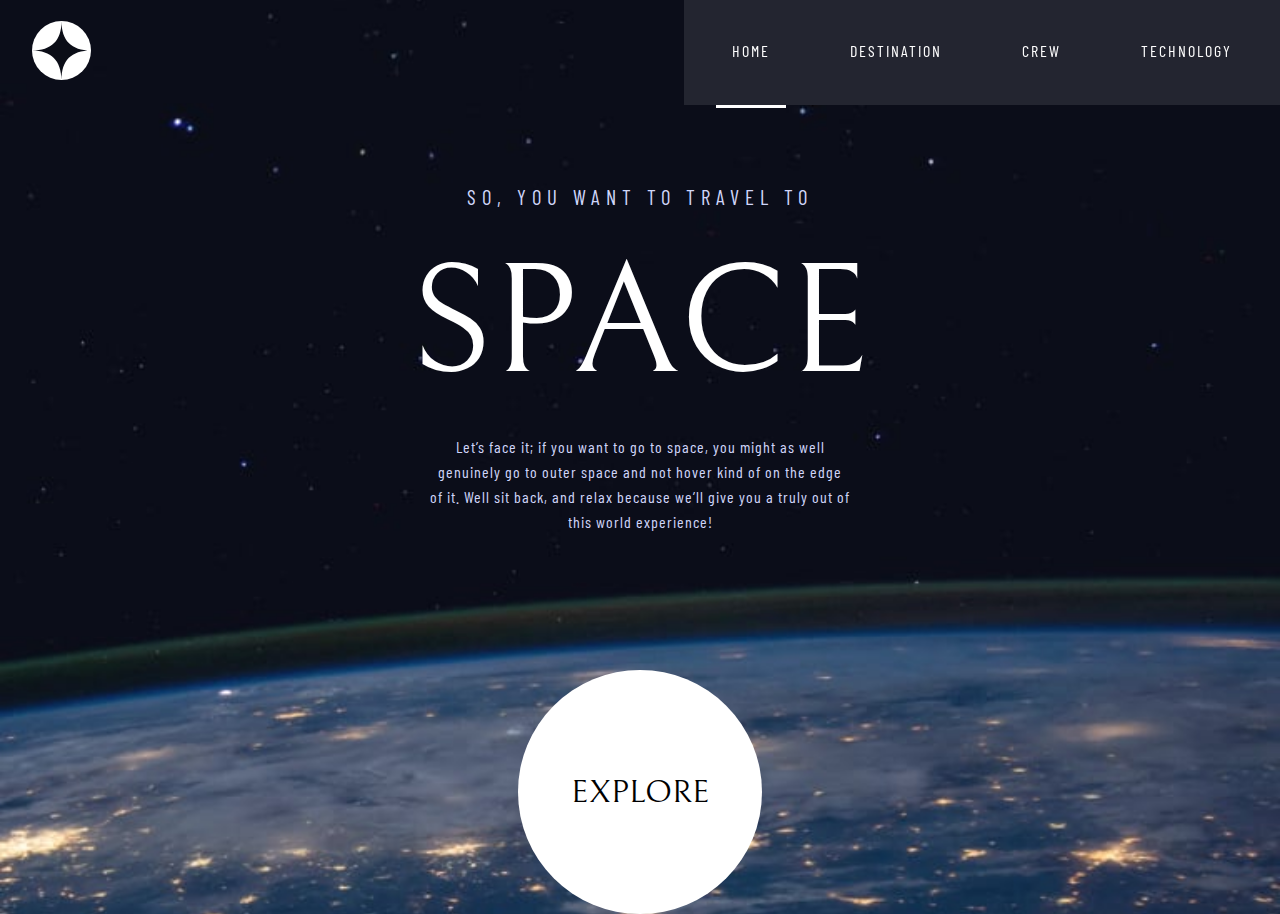
<file: index.html>
<!DOCTYPE html>
<html lang="en">
	<head>
		<meta charset="UTF-8">
		<meta name="viewport" content="width=device-width, initial-scale=1.0">
		<link rel="icon" type="image/png" sizes="32x32" href="./assets/favicon-32x32.png">
		<link rel="preconnect" href="https://fonts.googleapis.com">
		<link rel="preconnect" href="https://fonts.gstatic.com" crossorigin>
		<link href="https://fonts.googleapis.com/css2?family=Barlow+Condensed:wght@400;700&family=Bellefair&display=swap" rel="stylesheet">
		<link rel="stylesheet" href="css/main.css">
		<title>Space tourism website</title>
	</head>
	<body class="home">
		<header>
			<a href="index.html"><img class="logo" src="images/shared/logo.svg" alt="Logo Shape"></a>
			<button class="mobile-nav-toggle" aria-controls="main-nav" aria-expanded="false">
				<span class="sr-only">Menu</span>
			</button>
			<nav class="main-nav-wrapper">
				<ul id="main-nav"class="main-nav" data-visible="false">
					<li class="main-nav__item active mb-active underlines">
						<a class="main-nav__link" href=""><b aria-hidden="true">00</b>HOME</a>
					</li>
					<li class="main-nav__item underlines">
						<a class="main-nav__link" href="html/destination/destination-moon.html"><b aria-hidden="true">01</b>DESTINATION</a>
					</li>
					<li class="main-nav__item underlines">
						<a class="main-nav__link" href="html/crew/crew-commander.html"><b aria-hidden="true">02</b>CREW</a>
					</li>
					<li class="main-nav__item underlines">
						<a class="main-nav__link" href="html/technology/technology-vehicle.html" aria-hidden="true"><b>03</b>TECHNOLOGY</a>
					</li>
				</ul>
			</nav>
		</header>
		<main class="homepage">
			<div class="homepage__inner">
				<h4 class="homepage__sub-header">SO, YOU WANT TO TRAVEL TO</h4>
				<h1 class="homepage__header">SPACE</h1>
				<p  class="homepage__paragraph">Let’s face it; if you want to go to space, you might as well genuinely go to outer space and not hover kind of on the edge of it. Well sit back, and relax because we’ll give you a truly out of this world experience!</p>
			</div>
			<a class="explore-button" href="html/destination/destination-moon.html">EXPLORE</a>
		</main>
		<script src="script.js"></script>
	</body>
</html>
</file>
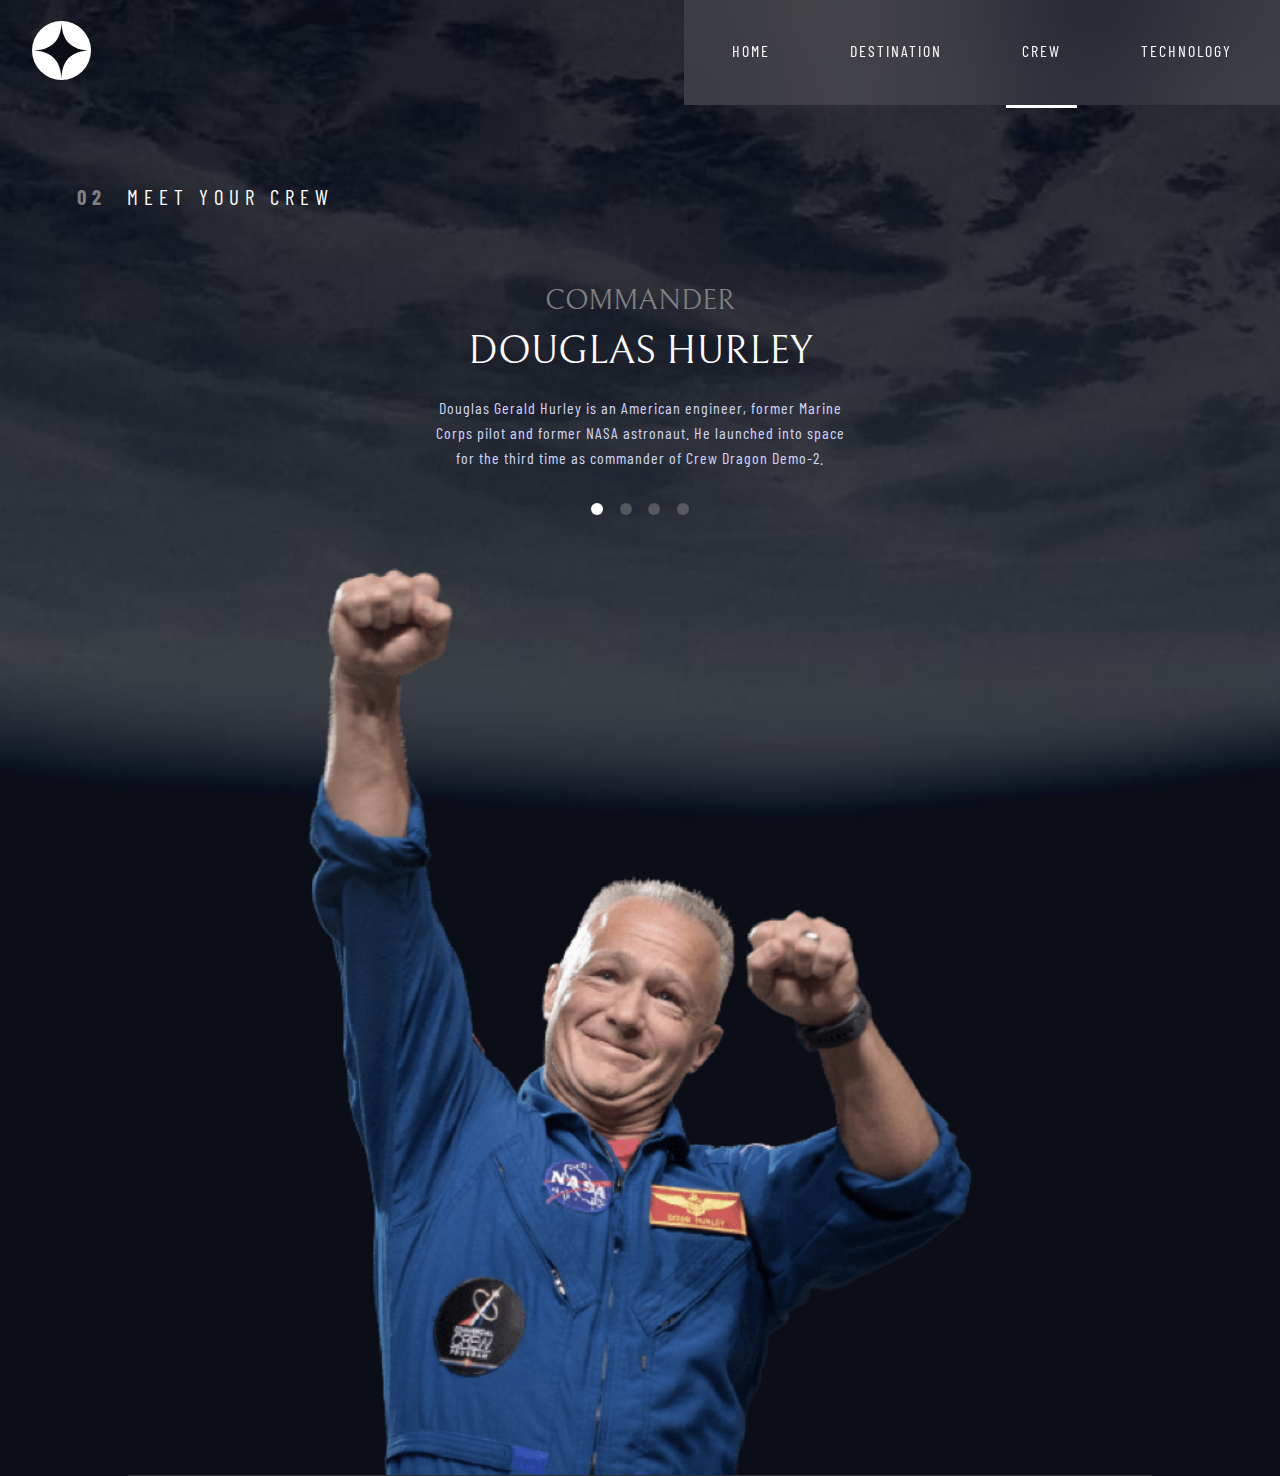
<file: html/crew/crew-commander.html>
<!DOCTYPE html>
<html lang="en">
	<head>
		<meta charset="UTF-8">
		<meta name="viewport" content="width=device-width, initial-scale=1.0">
		<link rel="icon" type="image/png" sizes="32x32" href="./assets/favicon-32x32.png">
		<link rel="preconnect" href="https://fonts.googleapis.com">
		<link rel="preconnect" href="https://fonts.gstatic.com" crossorigin>
		<link href="https://fonts.googleapis.com/css2?family=Barlow+Condensed:wght@400;700&family=Bellefair&display=swap" rel="stylesheet">
		<link rel="stylesheet" href="../../css/main.css">
		<title>Space tourism website</title>
	</head>
	<body class="crew">
		<header>
			<a href="../../index.html"><img class="logo" src="../../images/shared/logo.svg" alt="Logo Shape"></a>
			<button class="mobile-nav-toggle" aria-controls="main-nav" aria-expanded="false">
				<span class="sr-only">Menu</span>
			</button>
			<nav class="main-nav-wrapper">
				<ul id="main-nav"class="main-nav" data-visible="false">
					<li class="main-nav__item underlines">
						<a class="main-nav__link" href="../../index.html"><b aria-hidden="true">00</b>HOME</a>
					</li>
					<li class="main-nav__item underlines">
						<a class="main-nav__link" href="../destination/destination-moon.html"><b aria-hidden="true">01</b>DESTINATION</a>
					</li>
					<li class="main-nav__item active mb-active underlines">
						<a class="main-nav__link" href="../crew/crew-commander.html"><b aria-hidden="true">02</b>CREW</a>
					</li>
					<li class="main-nav__item underlines">
						<a class="main-nav__link" href="../technology/technology-vehicle.html" aria-hidden="true"><b>03</b>TECHNOLOGY</a>
					</li>
				</ul>
			</nav>
		</header>
		<main class="crew-page">
			<div class="intro">
				<h4 class="intro__text"><span class="intro__number">02&nbsp;&nbsp;</span>MEET YOUR CREW</h4>
			</div>
			<div class="crew-section">

				<div class="crew-members">
					<img class="crew-members__image crew-members__image--doug" src="../../images/crew/image-douglas-hurley.png" alt="">
				</div>
				<nav class="nav">
					<ul class="crew-nav">
						<li><a class="crew-nav__link crew-nav__link--active" href="https://example.com"> </a> </li>
						<li><a class="crew-nav__link" href="crew-specialist.html"></a> </li>
						<li><a class="crew-nav__link" href="crew-pilot.html"></a> </li>
						<li><a class="crew-nav__link" href="crew-engineer.html"></a> </li>
					</ul>
				</nav>
				<div class="summary">
					<h6 class="summary__rank">COMMANDER</h6>
					<h3 class="summary__name">DOUGLAS HURLEY</h3>
					<p  class="summary__paragraph">Douglas Gerald Hurley is an American engineer, former Marine Corps pilot and former NASA astronaut. He launched into space for the third time as commander of Crew Dragon Demo-2.</p>
				</div>

			</div>
		</main>
		<script src="../../script.js"></script>
	</body>
</html>
</file>
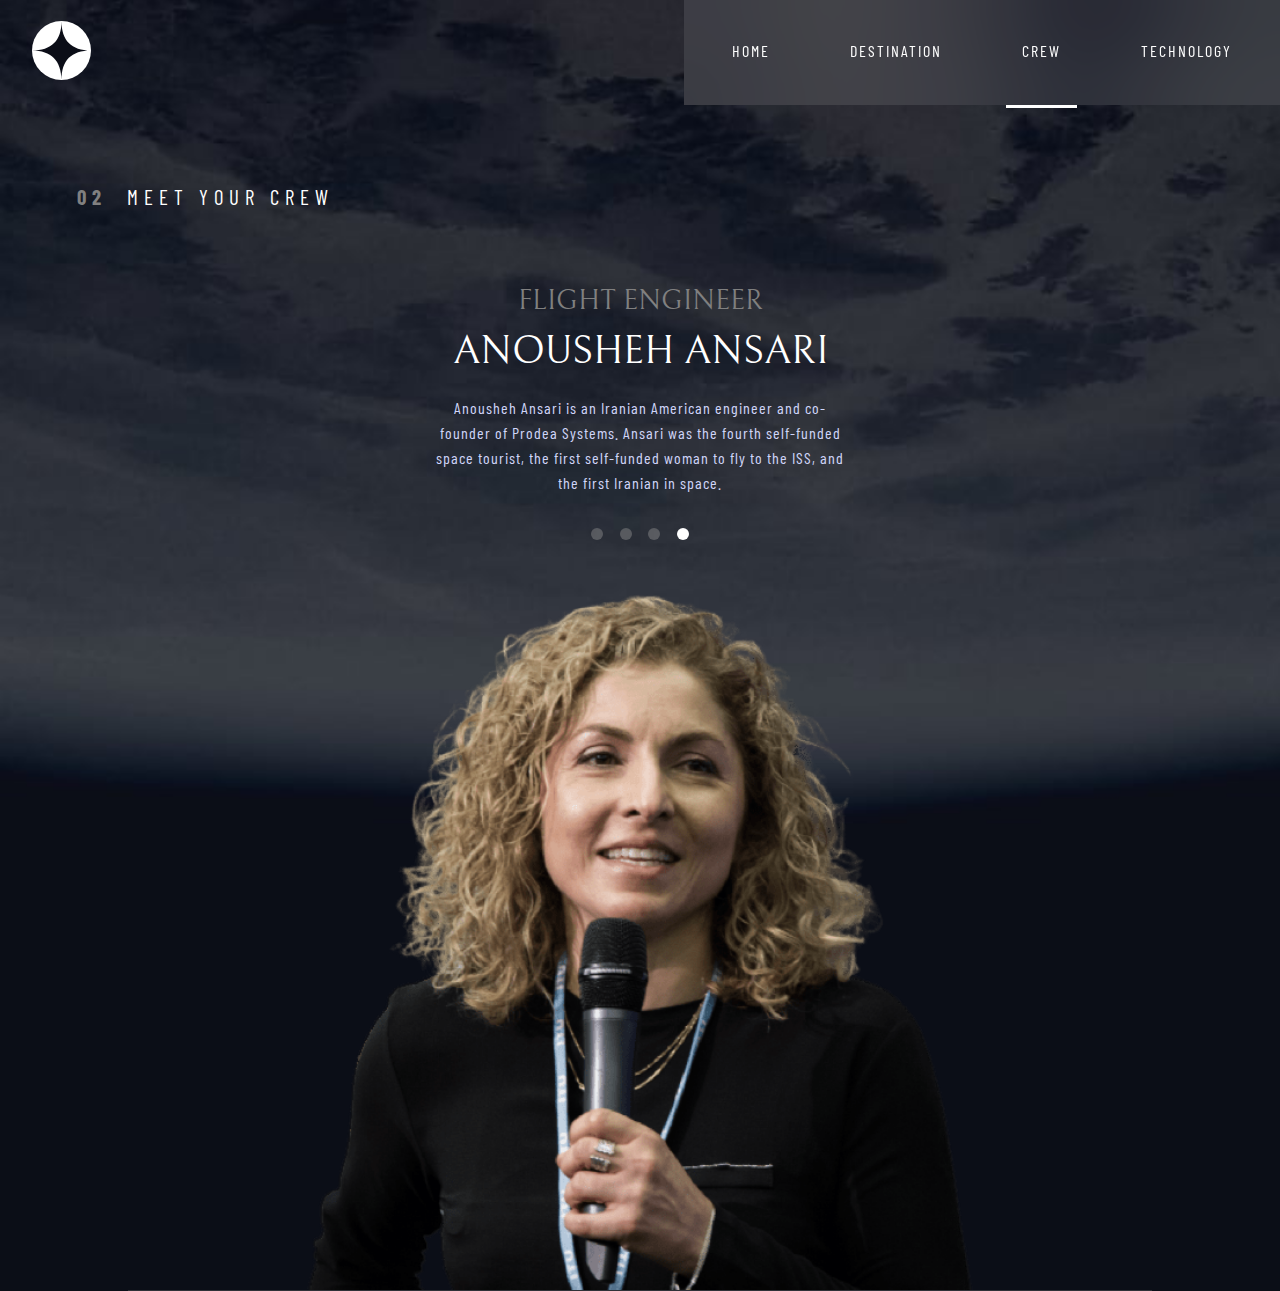
<file: html/crew/crew-engineer.html>
<!DOCTYPE html>
<html lang="en">
	<head>
		<meta charset="UTF-8">
		<meta name="viewport" content="width=device-width, initial-scale=1.0">
		<link rel="icon" type="image/png" sizes="32x32" href="./assets/favicon-32x32.png">
		<link rel="preconnect" href="https://fonts.googleapis.com">
		<link rel="preconnect" href="https://fonts.gstatic.com" crossorigin>
		<link href="https://fonts.googleapis.com/css2?family=Barlow+Condensed:wght@400;700&family=Bellefair&display=swap" rel="stylesheet">
		<link rel="stylesheet" href="../../css/main.css">
		<title>Space tourism website</title>
	</head>
	<body class="crew">
		<header>
			<a href="../../index.html"><img class="logo" src="../../images/shared/logo.svg" alt="Logo Shape"></a>
			<button class="mobile-nav-toggle" aria-controls="main-nav" aria-expanded="false">
				<span class="sr-only">Menu</span>
			</button>
			<nav class="main-nav-wrapper">
				<ul id="main-nav"class="main-nav" data-visible="false">
					<li class="main-nav__item underlines">
						<a class="main-nav__link" href="../../index.html"><b aria-hidden="true">00</b>HOME</a>
					</li>
					<li class="main-nav__item underlines">
						<a class="main-nav__link" href="../destination/destination-moon.html"><b aria-hidden="true">01</b>DESTINATION</a>
					</li>
					<li class="main-nav__item active mb-active underlines">
						<a class="main-nav__link" href="../crew/crew-commander.html"><b aria-hidden="true">02</b>CREW</a>
					</li>
					<li class="main-nav__item underlines">
						<a class="main-nav__link" href="../technology/technology-vehicle.html" aria-hidden="true"><b>03</b>TECHNOLOGY</a>
					</li>
				</ul>
			</nav>
		</header>
		<main class="crew-page">
			<div class="intro">
				<h4 class="intro__text"><span class="intro__number">02&nbsp;&nbsp;</span>MEET YOUR CREW</h4>
			</div>
			<div class="crew-section">

				<div class="crew-members">
					<img class="crew-members__image crew-members__image--anousheh" src="../../images/crew/image-anousheh-ansari.png" alt="">
				</div>

				<nav class="nav">
					<ul class="crew-nav">
						<li><a class="crew-nav__link" href="crew-commander.html"> </a> </li>
						<li><a class="crew-nav__link" href="crew-specialist.html"></a> </li>
						<li><a class="crew-nav__link" href="crew-pilot.html"></a> </li>
						<li><a class="crew-nav__link crew-nav__link--active" href="crew-engineer.html"></a> </li>
					</ul>
				</nav>

				<div class="summary">
					<h6 class="summary__rank">FLIGHT ENGINEER</h6>
					<h3 class="summary__name">ANOUSHEH ANSARI</h3>
					<p  class="summary__paragraph">Anousheh Ansari is an Iranian American engineer and co-founder of Prodea Systems. Ansari was the fourth self-funded space tourist, the first self-funded woman to fly to the ISS, and the first Iranian in space. </p>
				</div>

			</div>
		</main>
		<script src="../../script.js"></script>
	</body>
</html>
</file>
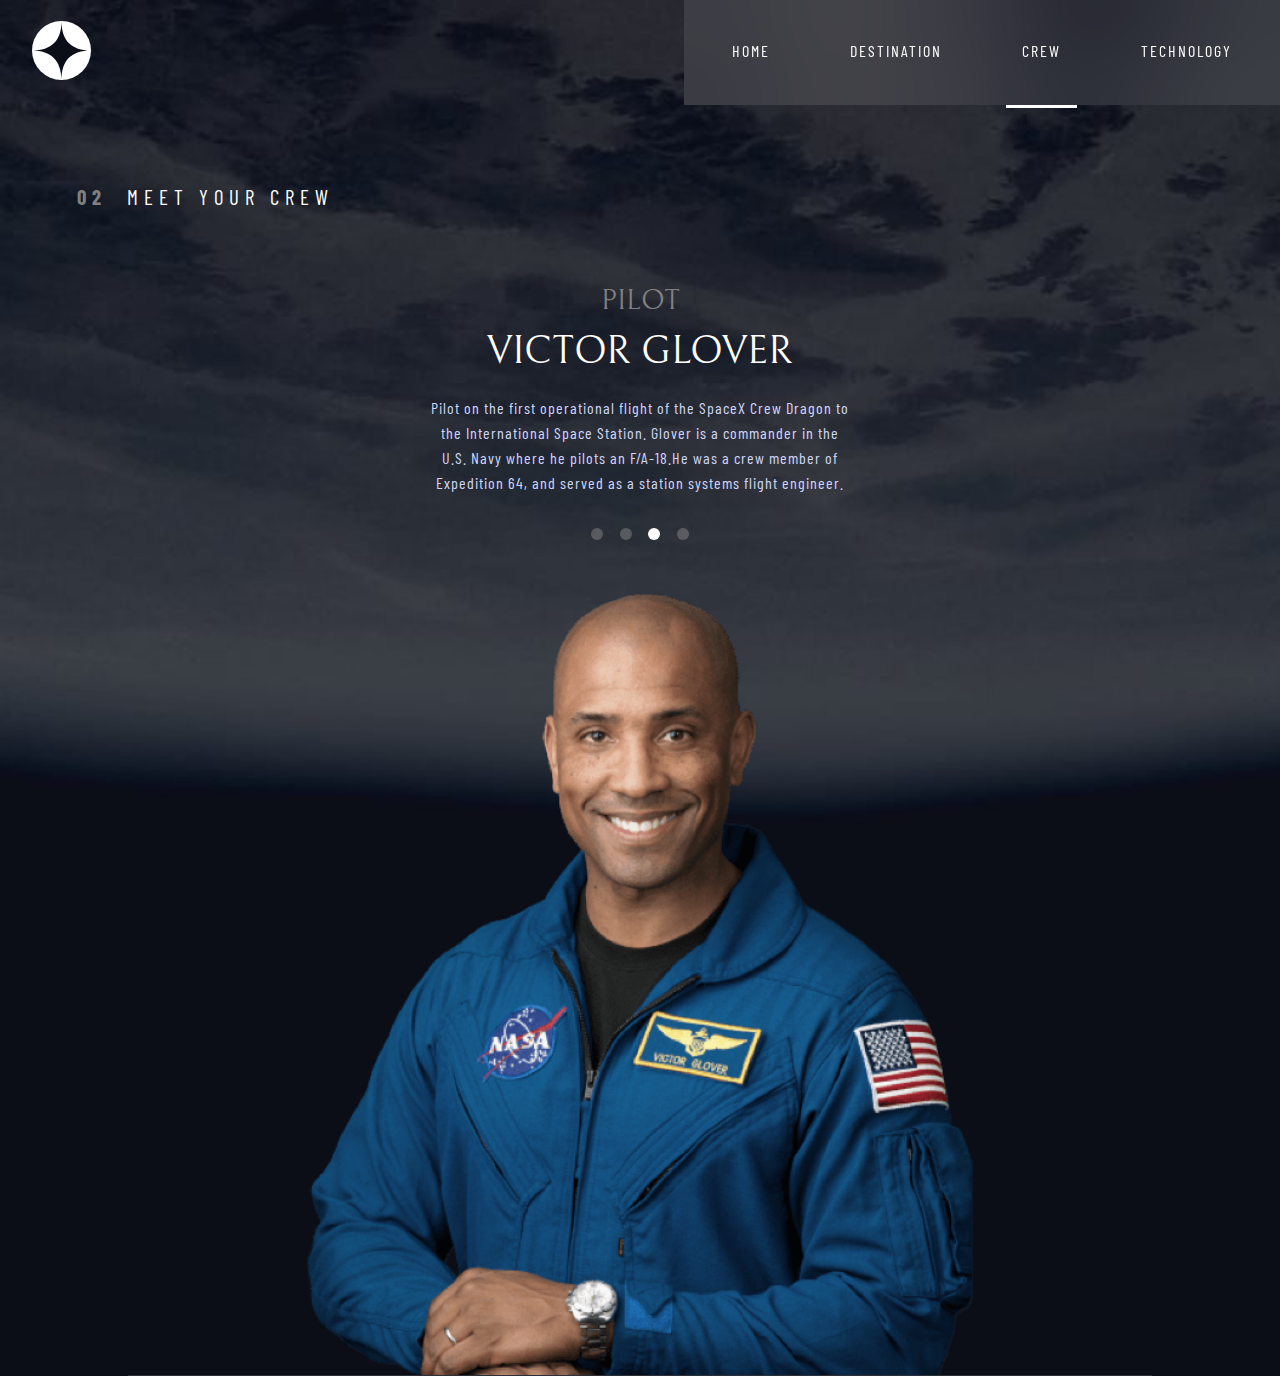
<file: html/crew/crew-pilot.html>
<!DOCTYPE html>
<html lang="en">
	<head>
		<meta charset="UTF-8">
		<meta name="viewport" content="width=device-width, initial-scale=1.0">
		<link rel="icon" type="image/png" sizes="32x32" href="./assets/favicon-32x32.png">
		<link rel="preconnect" href="https://fonts.googleapis.com">
		<link rel="preconnect" href="https://fonts.gstatic.com" crossorigin>
		<link href="https://fonts.googleapis.com/css2?family=Barlow+Condensed:wght@400;700&family=Bellefair&display=swap" rel="stylesheet">
		<link rel="stylesheet" href="../../css/main.css">
		<title>Space tourism website</title>
	</head>
	<body class="crew">
		<header>
			<a href="../../index.html"><img class="logo" src="../../images/shared/logo.svg" alt="Logo Shape"></a>
			<button class="mobile-nav-toggle" aria-controls="main-nav" aria-expanded="false">
				<span class="sr-only">Menu</span>
			</button>
			<nav class="main-nav-wrapper">
				<ul id="main-nav"class="main-nav" data-visible="false">
					<li class="main-nav__item underlines">
						<a class="main-nav__link" href="../../index.html"><b aria-hidden="true">00</b>HOME</a>
					</li>
					<li class="main-nav__item underlines">
						<a class="main-nav__link" href="../destination/destination-moon.html"><b aria-hidden="true">01</b>DESTINATION</a>
					</li>
					<li class="main-nav__item active mb-active underlines">
						<a class="main-nav__link" href="../crew/crew-commander.html"><b aria-hidden="true">02</b>CREW</a>
					</li>
					<li class="main-nav__item underlines">
						<a class="main-nav__link" href="../technology/technology-vehicle.html" aria-hidden="true"><b>03</b>TECHNOLOGY</a>
					</li>
				</ul>
			</nav>
		</header>
		<main class="crew-page">
			<div class="intro">
				<h4 class="intro__text"><span class="intro__number">02&nbsp;&nbsp;</span>MEET YOUR CREW</h4>
			</div>
			<div class="crew-section">

				<div class="crew-members">
					<img class="crew-members__image crew-members__image--victor" src="../../images/crew/image-victor-glover.png" alt="">
				</div>

				<nav class="nav">
					<ul class="crew-nav">
						<li><a class="crew-nav__link" href="crew-commander.html"> </a> </li>
						<li><a class="crew-nav__link" href="crew-specialist.html"></a> </li>
						<li><a class="crew-nav__link crew-nav__link--active" href="crew-pilot.html"></a> </li>
						<li><a class="crew-nav__link" href="crew-engineer.html"></a> </li>
					</ul>
				</nav>

				<div class="summary">
					<h6 class="summary__rank">PILOT</h6>
					<h3 class="summary__name">VICTOR GLOVER</h3>
					<p  class="summary__paragraph">Pilot on the first operational flight of the SpaceX Crew Dragon to the International Space Station. Glover is a commander in the U.S. Navy where he pilots an F/A-18.He was a crew member of Expedition 64, and served as a station systems flight engineer.</p>
				</div>

			</div>
		</main>
		<script src="../../script.js"></script>
	</body>
</html>
</file>
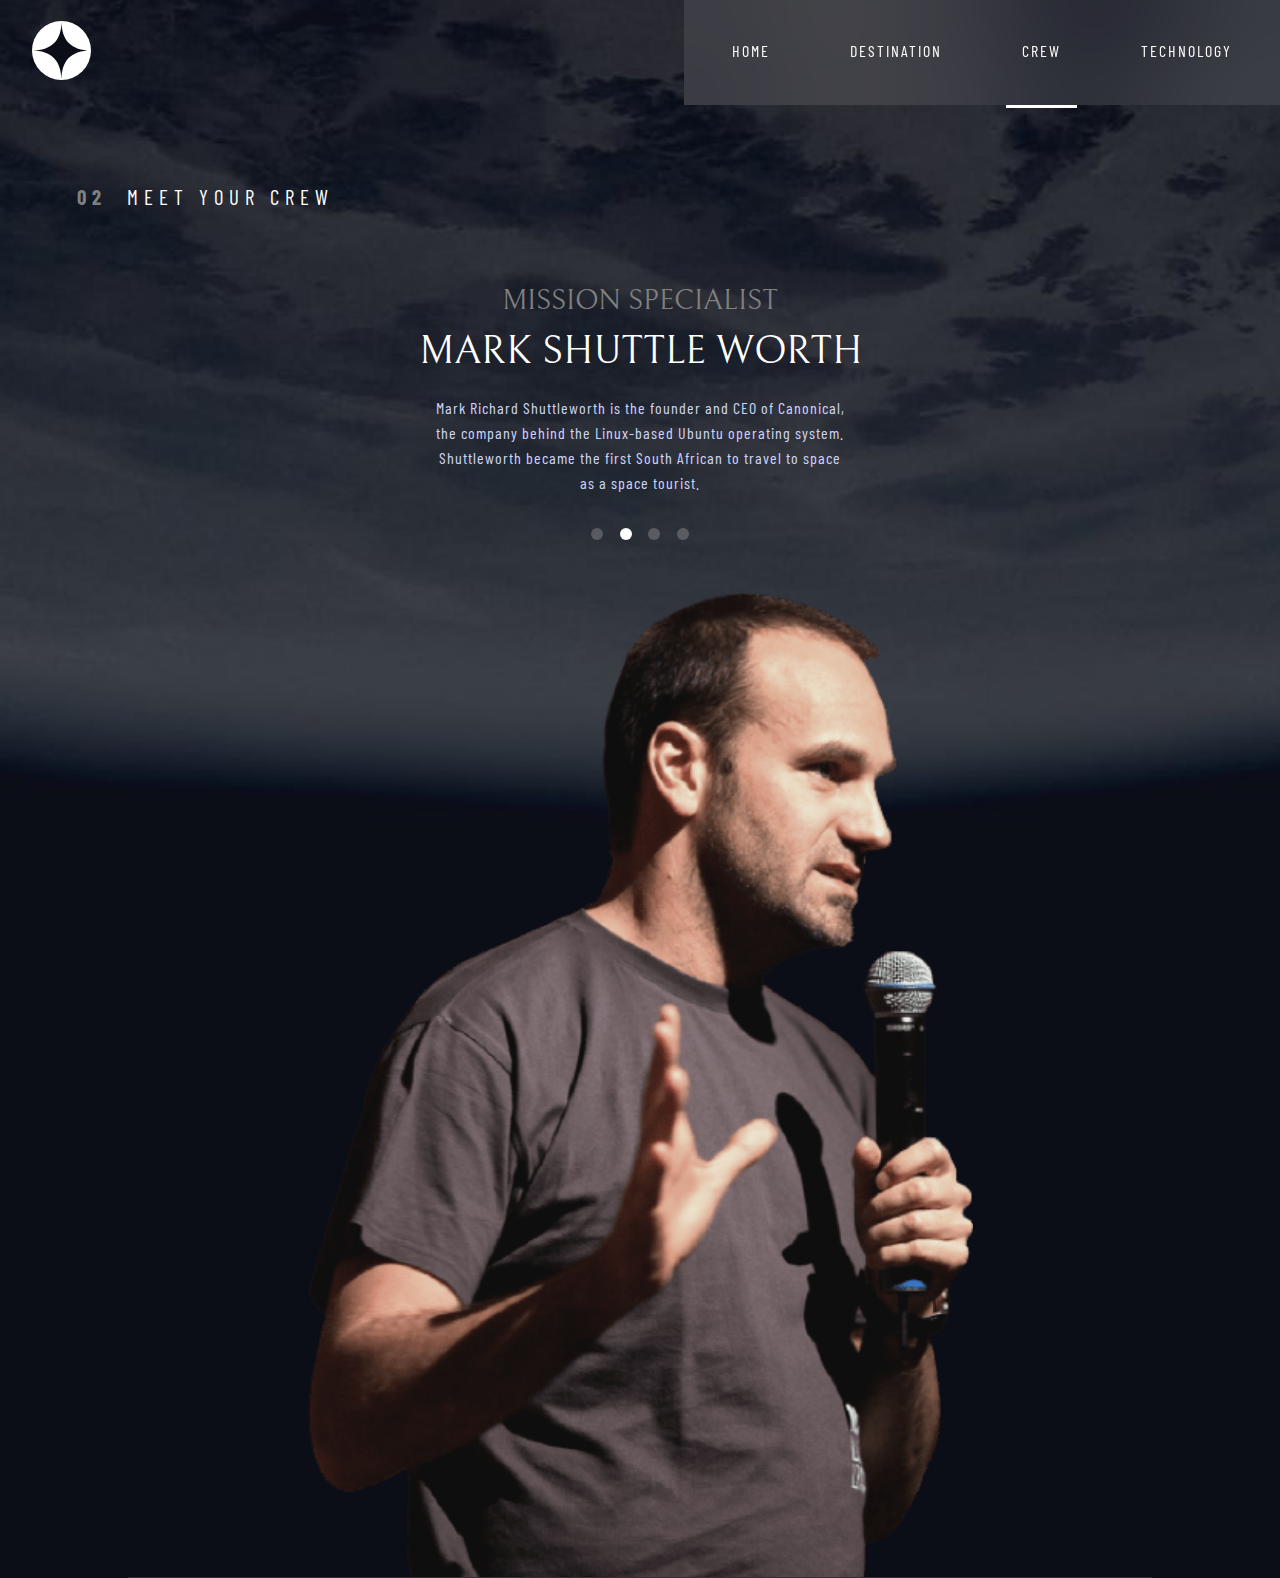
<file: html/crew/crew-specialist.html>
<!DOCTYPE html>
<html lang="en">
	<head>
		<meta charset="UTF-8">
		<meta name="viewport" content="width=device-width, initial-scale=1.0">
		<link rel="icon" type="image/png" sizes="32x32" href="./assets/favicon-32x32.png">
		<link rel="preconnect" href="https://fonts.googleapis.com">
		<link rel="preconnect" href="https://fonts.gstatic.com" crossorigin>
		<link href="https://fonts.googleapis.com/css2?family=Barlow+Condensed:wght@400;700&family=Bellefair&display=swap" rel="stylesheet">
		<link rel="stylesheet" href="../../css/main.css">
		<title>Space tourism website</title>
	</head>
	<body class="crew">
		<header>
			<a href="../../index.html"><img class="logo" src="../../images/shared/logo.svg" alt="Logo Shape"></a>
			<button class="mobile-nav-toggle" aria-controls="main-nav" aria-expanded="false">
				<span class="sr-only">Menu</span>
			</button>
			<nav class="main-nav-wrapper">
				<ul id="main-nav"class="main-nav" data-visible="false">
					<li class="main-nav__item underlines">
						<a class="main-nav__link" href="../../index.html"><b aria-hidden="true">00</b>HOME</a>
					</li>
					<li class="main-nav__item underlines">
						<a class="main-nav__link" href="../destination/destination-moon.html"><b aria-hidden="true">01</b>DESTINATION</a>
					</li>
					<li class="main-nav__item active mb-active underlines">
						<a class="main-nav__link" href="../crew/crew-commander.html"><b aria-hidden="true">02</b>CREW</a>
					</li>
					<li class="main-nav__item underlines">
						<a class="main-nav__link" href="../technology/technology-vehicle.html" aria-hidden="true"><b>03</b>TECHNOLOGY</a>
					</li>
				</ul>
			</nav>
		</header>
		<main class="crew-page">
			<div class="intro">
				<h4 class="intro__text"><span class="intro__number">02&nbsp;&nbsp;</span>MEET YOUR CREW</h4>
			</div>
			<div class="crew-section">

				<div class="crew-members">
					<img class="crew-members__image crew-members__image--mark" src="../../images/crew/image-mark-shuttleworth.png" alt="">
				</div>
				<nav class="nav">
					<ul class="crew-nav">
						<li><a class="crew-nav__link" href="crew-commander.html"> </a> </li>
						<li><a class="crew-nav__link crew-nav__link--active" href="crew-specialist.html"></a> </li>
						<li><a class="crew-nav__link" href="crew-pilot.html"></a> </li>
						<li><a class="crew-nav__link" href="crew-engineer.html"></a> </li>
					</ul>
				</nav>
				<div class="summary">
					<h6 class="summary__rank">MISSION SPECIALIST</h6>
					<h3 class="summary__name">MARK SHUTTLE WORTH</h3>
					<p  class="summary__paragraph">Mark Richard Shuttleworth is the founder and CEO of Canonical, the company behind the Linux-based Ubuntu operating system. Shuttleworth became the first South African to travel to space as a space tourist.</p>
				</div>

			</div>
		</main>
		<script src="../../script.js"></script>
	</body>
</html>
</file>
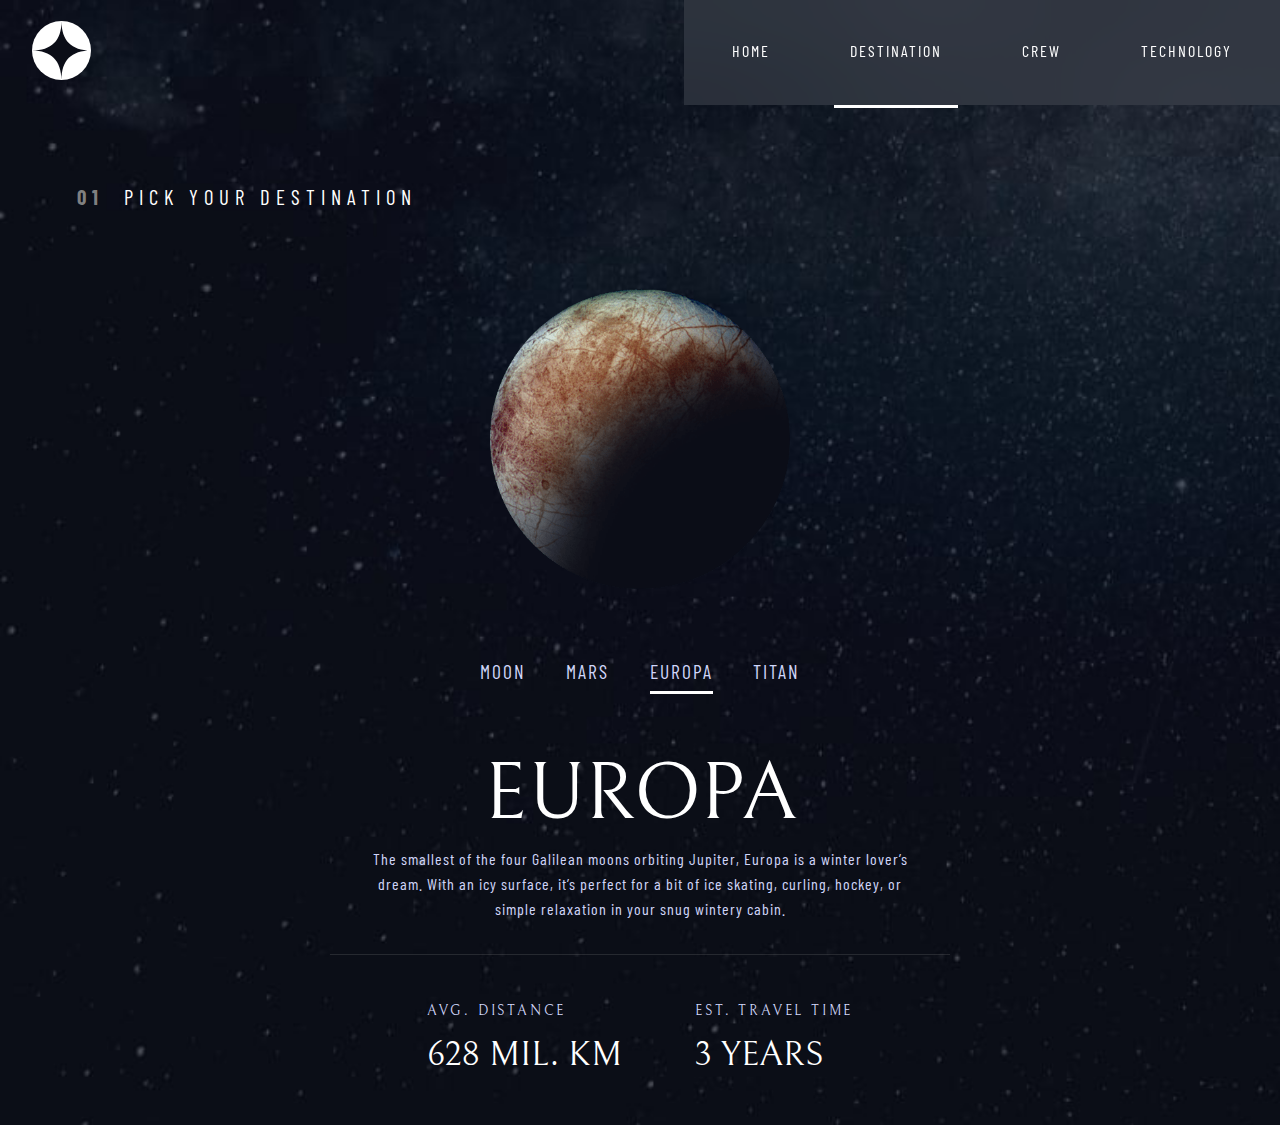
<file: html/destination/destination-europa.html>
<!DOCTYPE html>
<html lang="en">
	<head>
		<meta charset="UTF-8">
		<meta name="viewport" content="width=device-width, initial-scale=1.0">
		<link rel="icon" type="image/png" sizes="32x32" href="./assets/favicon-32x32.png">
		<link rel="preconnect" href="https://fonts.googleapis.com">
		<link rel="preconnect" href="https://fonts.gstatic.com" crossorigin>
		<link href="https://fonts.googleapis.com/css2?family=Barlow+Condensed&family=Bellefair&display=swap" rel="stylesheet">
		<link rel="stylesheet" href="../../css/main.css">
		<title>Frontend Mentor | Space tourism website</title>
	</head>
	<body class="destination">
		<header>
			<a href="../../index.html"><img class="logo" src="../../images/shared/logo.svg" alt="Logo Shape"></a>
			<button class="mobile-nav-toggle" aria-controls="main-nav" aria-expanded="false">
				<span class="sr-only">Menu</span>
			</button>
			<nav class="main-nav-wrapper">
				<ul id="main-nav"class="main-nav" data-visible="false">
					<li class="main-nav__item underlines">
						<a class="main-nav__link" href="../../index.html"><b aria-hidden="true">00</b>HOME</a>
					</li>
					<li class="main-nav__item active mb-active underlines">
						<a class="main-nav__link" href="../destination/destination-moon.html"><b aria-hidden="true">01</b>DESTINATION</a>
					</li>
					<li class="main-nav__item underlines">
						<a class="main-nav__link" href="../crew/crew-commander.html"><b aria-hidden="true">02</b>CREW</a>
					</li>
					<li class="main-nav__item underlines">
						<a class="main-nav__link" href="../technology/technology-vehicle.html" aria-hidden="true"><b>03</b>TECHNOLOGY</a>
					</li>
				</ul>
			</nav>
		</header>
		<main>
			<div class="intro">
				<h4 class="intro__text"><span class="intro__number">01&nbsp;&nbsp;</span>PICK YOUR DESTINATION</h4>
			</div>
			<div class="destination-page">
				<img class="planet" src="../../images/destination/image-europa.png" alt="Jupiter's moon Europa">
				<div class="destination-page__inner">
					<nav >
						<ul class="destination-nav">
							<li class="d-underlines"><a href="destination-moon.html">MOON</a></li>
							<li class="d-underlines"><a href="destination-mars.html">MARS</a></li>
							<li class="d-underlines  d-active"><a href="destination-europa.html">EUROPA</a></li>
							<li class="d-underlines"><a href="destination-titan.html">TITAN</a></li>
						</ul>
					</nav>
					<section class="travel-description">
						<h1 class="travel-description__header">EUROPA</h1>
						<p class="travel-description__text">The smallest of the four Galilean moons orbiting Jupiter, Europa is a winter lover’s dream. With an icy surface, it’s perfect for a bit of ice skating, curling, hockey, or simple relaxation in your snug wintery cabin.</p>
					</section>
					<hr>
					<section class="time-distance">
						<div>
							<h5 class="time-distance__distance">AVG. DISTANCE</h5>
							<h2 class="time-distance__km">628 MIL. KM</h2>
						</div>

						<div>
							<h5 class="time-distance__time">EST. TRAVEL TIME</h5>
							<h2 class="time-distance__length">3 YEARS</h2>
						</div>
					</section>
				</div>
			</div>
		</main>
		<script src="../../script.js"></script>
	</body>
</html>
</file>
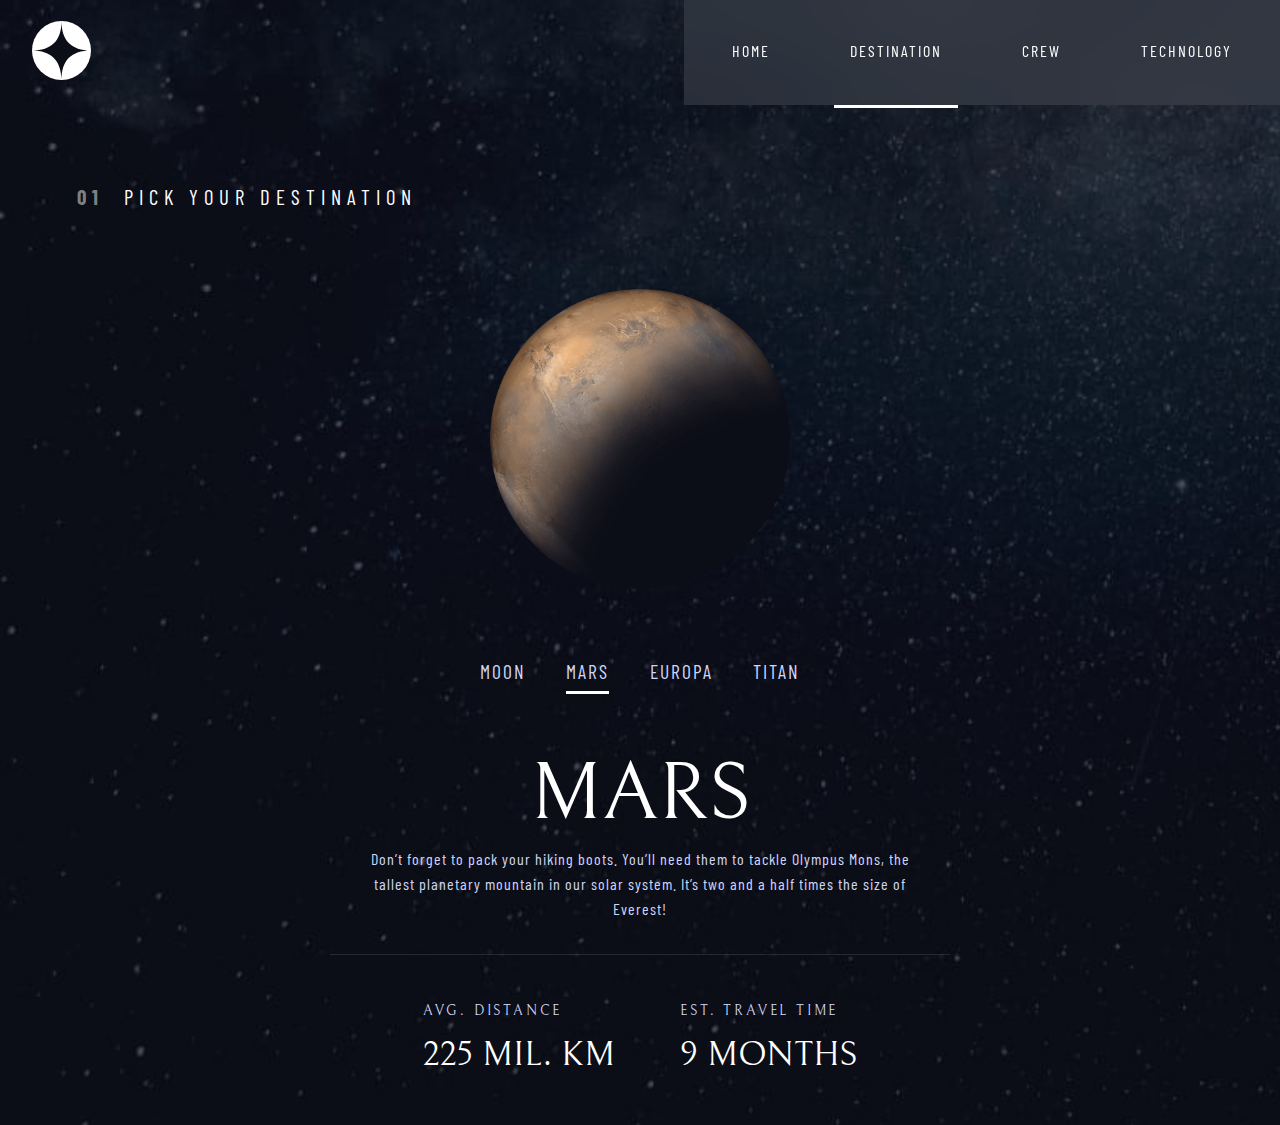
<file: html/destination/destination-mars.html>
<!DOCTYPE html>
<html lang="en">
	<head>
		<meta charset="UTF-8">
		<meta name="viewport" content="width=device-width, initial-scale=1.0">
		<link rel="icon" type="image/png" sizes="32x32" href="./assets/favicon-32x32.png">
		<link rel="preconnect" href="https://fonts.googleapis.com">
		<link rel="preconnect" href="https://fonts.gstatic.com" crossorigin>
		<link href="https://fonts.googleapis.com/css2?family=Barlow+Condensed&family=Bellefair&display=swap" rel="stylesheet">
		<link rel="stylesheet" href="../../css/main.css">
		<title>Frontend Mentor | Space tourism website</title>
	</head>
	<body class="destination">
		<header>
			<a href="../../index.html"><img class="logo" src="../../images/shared/logo.svg" alt="Logo Shape"></a>
			<button class="mobile-nav-toggle" aria-controls="main-nav" aria-expanded="false">
				<span class="sr-only">Menu</span>
			</button>
			<nav class="main-nav-wrapper">
				<ul id="main-nav"class="main-nav" data-visible="false">
					<li class="main-nav__item underlines">
						<a class="main-nav__link" href="../../index.html"><b aria-hidden="true">00</b>HOME</a>
					</li>
					<li class="main-nav__item active mb-active underlines">
						<a class="main-nav__link" href="../destination/destination-moon.html"><b aria-hidden="true">01</b>DESTINATION</a>
					</li>
					<li class="main-nav__item underlines">
						<a class="main-nav__link" href="../crew/crew-commander.html"><b aria-hidden="true">02</b>CREW</a>
					</li>
					<li class="main-nav__item underlines">
						<a class="main-nav__link" href="../technology/technology-vehicle.html" aria-hidden="true"><b>03</b>TECHNOLOGY</a>
					</li>
				</ul>
			</nav>
		</header>
		<main>
			<div class="intro">
				<h4 class="intro__text"><span class="intro__number">01&nbsp;&nbsp;</span>PICK YOUR DESTINATION</h4>
			</div>
			<div class="destination-page">
				<img class="planet" src="../../images/destination/image-mars.png" alt="Mars">
				<div class="destination-page__inner">
					<nav >
						<ul class="destination-nav">
							<li class="d-underlines"><a href="destination-moon.html">MOON</a></li>
							<li class="d-underlines d-active"><a href="destination-mars.html">MARS</a></li>
							<li class="d-underlines"><a href="destination-europa.html">EUROPA</a></li>
							<li class="d-underlines"><a href="destination-titan.html">TITAN</a></li>
						</ul>
					</nav>
					<section class="travel-description">
						<h1 class="travel-description__header">MARS</h1>
						<p class="travel-description__text">Don’t forget to pack your hiking boots. You’ll need them to tackle Olympus Mons, the tallest planetary mountain in our solar system. It’s two and a half times the size of Everest!</p>
					</section>
					<hr>
					<section class="time-distance">
						<div>
							<h5 class="time-distance__distance">AVG. DISTANCE</h5>
							<h2 class="time-distance__km">225 MIL. KM</h2>
						</div>

						<div>
							<h5 class="time-distance__time">EST. TRAVEL TIME</h5>
							<h2 class="time-distance__length">9 MONTHS</h2>
						</div>
					</section>
				</div>
			</div>
		</main>
		<script src="../../script.js"></script>
	</body>
</html>
</file>
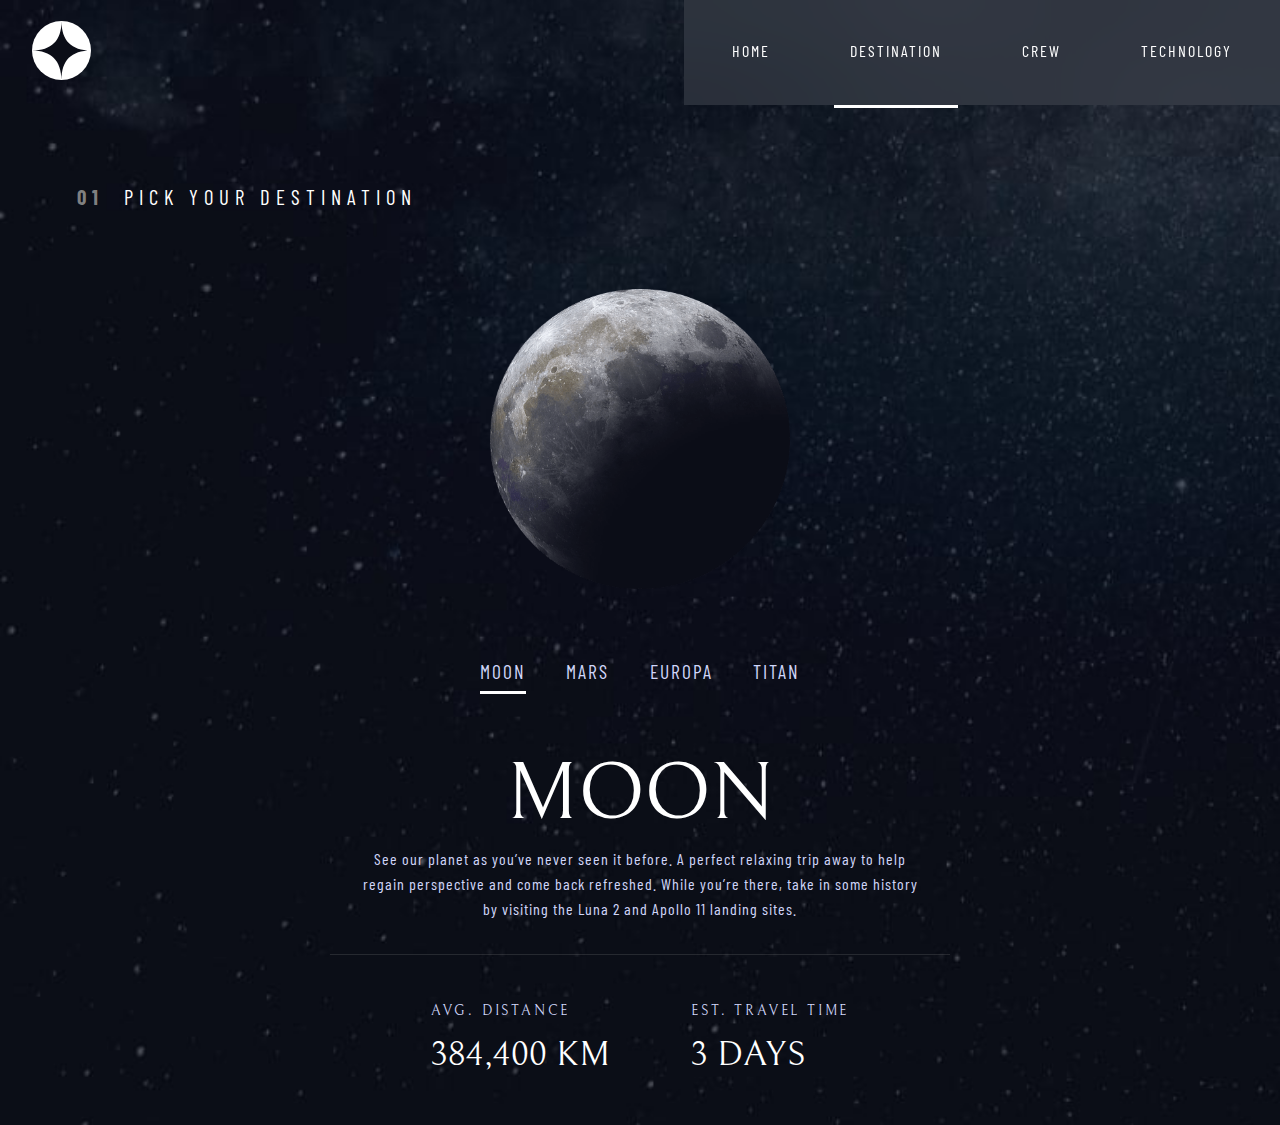
<file: html/destination/destination-moon.html>
<!DOCTYPE html>
<html lang="en">
	<head>
		<meta charset="UTF-8">
		<meta name="viewport" content="width=device-width, initial-scale=1.0">
		<link rel="icon" type="image/png" sizes="32x32" href="./assets/favicon-32x32.png">
		<link rel="preconnect" href="https://fonts.googleapis.com">
		<link rel="preconnect" href="https://fonts.gstatic.com" crossorigin>
		<link href="https://fonts.googleapis.com/css2?family=Barlow+Condensed&family=Bellefair&display=swap" rel="stylesheet">
		<link rel="stylesheet" href="../../css/main.css">
		<title>Frontend Mentor | Space tourism website</title>
	</head>
	<body class="destination">
		<header>
			<a href="../../index.html"><img class="logo" src="../../images/shared/logo.svg" alt="Logo Shape"></a>
			<button class="mobile-nav-toggle" aria-controls="main-nav" aria-expanded="false">
				<span class="sr-only">Menu</span>
			</button>
			<nav class="main-nav-wrapper">
				<ul id="main-nav"class="main-nav" data-visible="false">
					<li class="main-nav__item underlines">
						<a class="main-nav__link" href="../../index.html"><b aria-hidden="true">00</b>HOME</a>
					</li>
					<li class="main-nav__item active mb-active underlines">
						<a class="main-nav__link" href="../destination/destination-moon.html"><b aria-hidden="true">01</b>DESTINATION</a>
					</li>
					<li class="main-nav__item underlines">
						<a class="main-nav__link" href="../crew/crew-commander.html"><b aria-hidden="true">02</b>CREW</a>
					</li>
					<li class="main-nav__item underlines">
						<a class="main-nav__link" href="../technology/technology-vehicle.html" aria-hidden="true"><b>03</b>TECHNOLOGY</a>
					</li>
				</ul>
			</nav>
		</header>
		<main>
			<div class="intro">
				<h4 class="intro__text"><span class="intro__number">01&nbsp;&nbsp;</span>PICK YOUR DESTINATION</h4>
			</div>
			<div class="destination-page">
				<img class="planet" src="../../images/destination/image-moon.png" alt="The Moon">
				<div class="destination-page__inner">
					<nav >
						<ul class="destination-nav">
							<li class="d-underlines d-active"><a href="destination-moon.html">MOON</a></li>
							<li class="d-underlines"><a href="destination-mars.html">MARS</a></li>
							<li class="d-underlines"><a href="destination-europa.html">EUROPA</a></li>
							<li class="d-underlines"><a href="destination-titan.html">TITAN</a></li>
						</ul>
					</nav>
					<section class="travel-description">
						<h1 class="travel-description__header">MOON</h1>
						<p class="travel-description__text">See our planet as you’ve never seen it before. A perfect relaxing trip away to help regain perspective and come back refreshed. While you’re there, take in some history by visiting the Luna 2 and Apollo 11 landing sites.</p>
					</section>
					<hr>
					<section class="time-distance">
						<div>
							<h5 class="time-distance__distance">AVG. DISTANCE</h5>
							<h2 class="time-distance__km">384,400 KM</h2>
						</div>

						<div>
							<h5 class="time-distance__time">EST. TRAVEL TIME</h5>
							<h2 class="time-distance__length">3 DAYS</h2>
						</div>
					</section>
				</div>
			</div>
		</main>
		<script src="../../script.js"></script>
	</body>
</html>
</file>
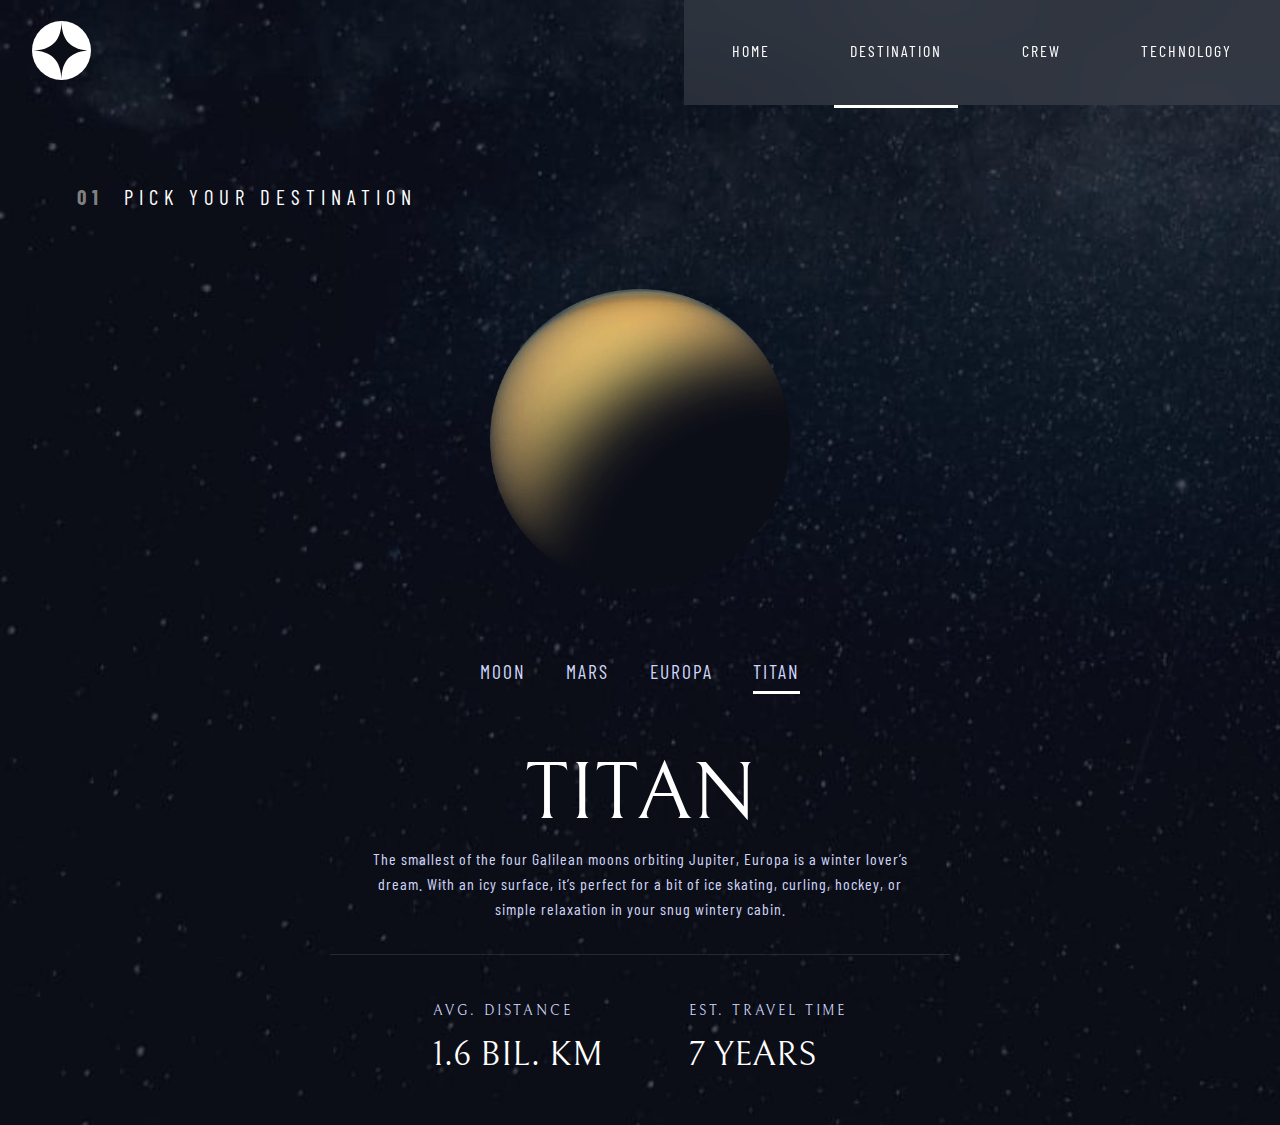
<file: html/destination/destination-titan.html>
<!DOCTYPE html>
<html lang="en">
	<head>
		<meta charset="UTF-8">
		<meta name="viewport" content="width=device-width, initial-scale=1.0">
		<link rel="icon" type="image/png" sizes="32x32" href="./assets/favicon-32x32.png">
		<link rel="preconnect" href="https://fonts.googleapis.com">
		<link rel="preconnect" href="https://fonts.gstatic.com" crossorigin>
		<link href="https://fonts.googleapis.com/css2?family=Barlow+Condensed&family=Bellefair&display=swap" rel="stylesheet">
		<link rel="stylesheet" href="../../css/main.css">
		<title>Frontend Mentor | Space tourism website</title>
	</head>
	<body class="destination">
		<header>
			<a href="../../index.html"><img class="logo" src="../../images/shared/logo.svg" alt="Logo Shape"></a>
			<button class="mobile-nav-toggle" aria-controls="main-nav" aria-expanded="false">
				<span class="sr-only">Menu</span>
			</button>
			<nav class="main-nav-wrapper">
				<ul id="main-nav"class="main-nav" data-visible="false">
					<li class="main-nav__item underlines">
						<a class="main-nav__link" href="../../index.html"><b aria-hidden="true">00</b>HOME</a>
					</li>
					<li class="main-nav__item active mb-active underlines">
						<a class="main-nav__link" href="../destination/destination-moon.html"><b aria-hidden="true">01</b>DESTINATION</a>
					</li>
					<li class="main-nav__item underlines">
						<a class="main-nav__link" href="../crew/crew-commander.html"><b aria-hidden="true">02</b>CREW</a>
					</li>
					<li class="main-nav__item underlines">
						<a class="main-nav__link" href="../technology/technology-vehicle.html" aria-hidden="true"><b>03</b>TECHNOLOGY</a>
					</li>
				</ul>
			</nav>
		</header>
		<main>
			<div class="intro">
				<h4 class="intro__text"><span class="intro__number">01&nbsp;&nbsp;</span>PICK YOUR DESTINATION</h4>
			</div>
			<div class="destination-page">
				<img class="planet" src="../../images/destination/image-titan.png" alt="Planet Titan">
				<div class="destination-page__inner">
					<nav >
						<ul class="destination-nav">
							<li class="d-underlines"><a href="destination-moon.html">MOON</a></li>
							<li class="d-underlines"><a href="destination-mars.html">MARS</a></li>
							<li class="d-underlines"><a href="destination-europa.html">EUROPA</a></li>
							<li class="d-underlines d-active"><a href="destination-titan.html">TITAN</a></li>
						</ul>
					</nav>
					<section class="travel-description">
						<h1 class="travel-description__header">TITAN</h1>
						<p class="travel-description__text">The smallest of the four Galilean moons orbiting Jupiter, Europa is a winter lover’s dream. With an icy surface, it’s perfect for a bit of ice skating, curling, hockey, or simple relaxation in your snug wintery cabin.</p>
					</section>
					<hr>
					<section class="time-distance">
						<div>
							<h5 class="time-distance__distance">AVG. DISTANCE</h5>
							<h2 class="time-distance__km">1.6 BIL. KM</h2>
						</div>

						<div>
							<h5 class="time-distance__time">EST. TRAVEL TIME</h5>
							<h2 class="time-distance__length">7 YEARS</h2>
						</div>
					</section>
				</div>
			</div>
		</main>
		<script src="../../script.js"></script>
	</body>
</html>
</file>
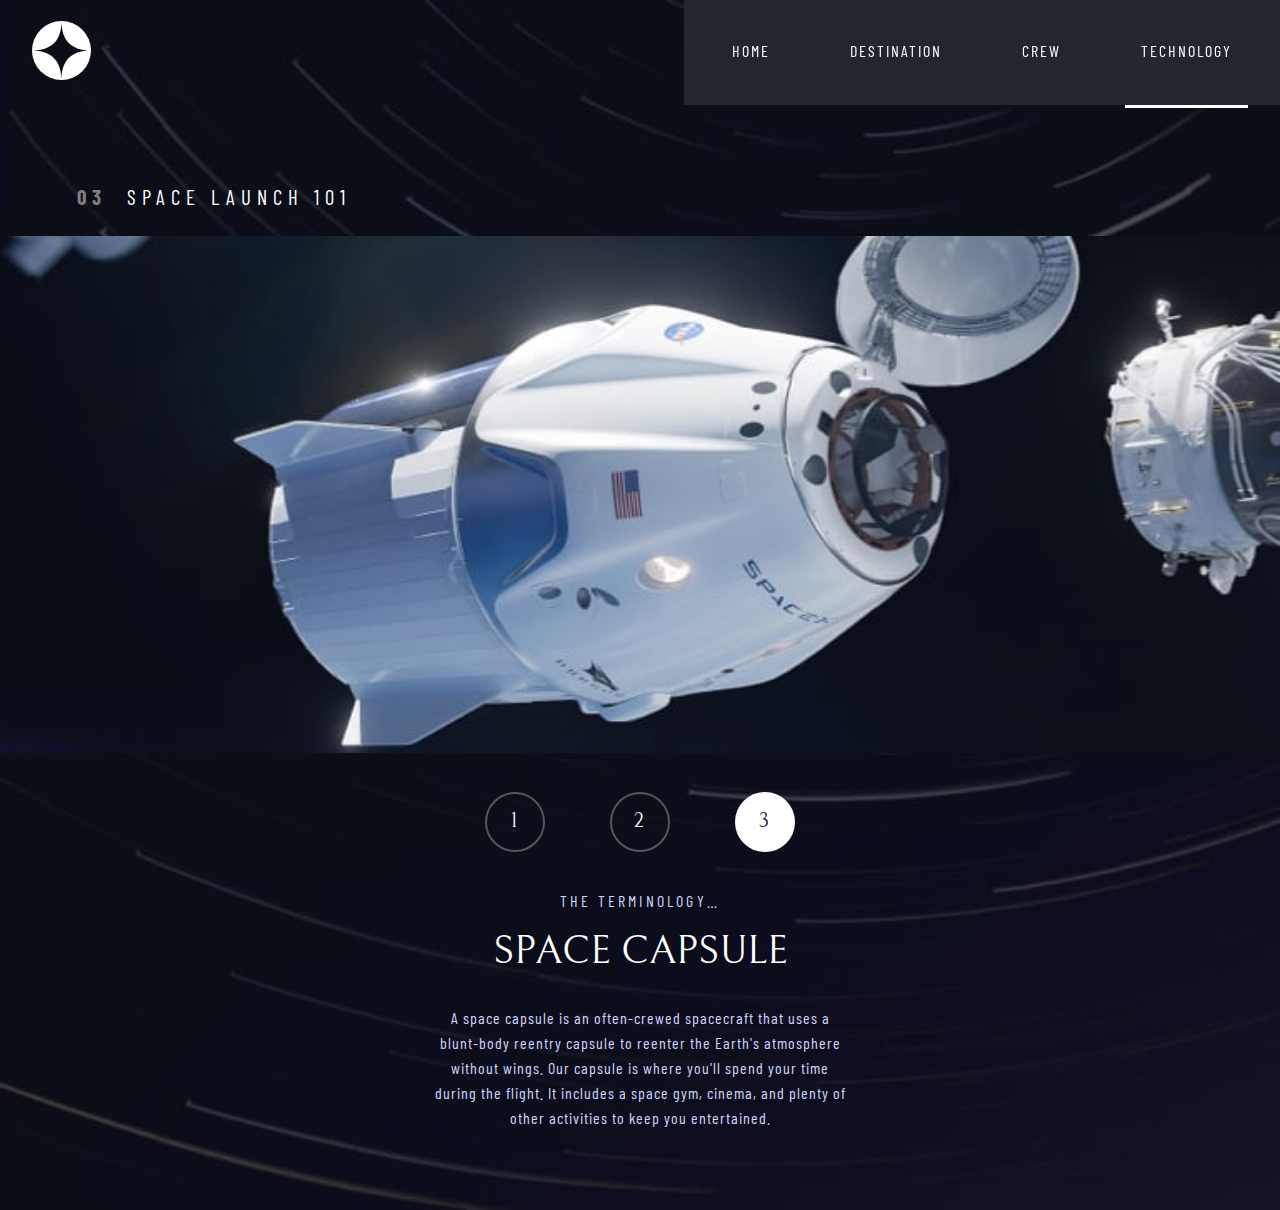
<file: html/technology/technology-capsule.html>
<!DOCTYPE html>
<html lang="en">
	<head>
		<meta charset="UTF-8">
		<meta name="viewport" content="width=device-width, initial-scale=1.0">
		<link rel="icon" type="image/png" sizes="32x32" href="./assets/favicon-32x32.png">
		<link rel="preconnect" href="https://fonts.googleapis.com">
		<link rel="preconnect" href="https://fonts.gstatic.com" crossorigin>
		<link href="https://fonts.googleapis.com/css2?family=Barlow+Condensed&family=Bellefair&display=swap" rel="stylesheet">
		<link rel="stylesheet" href="../../css/main.css">
		<title>Frontend Mentor | Space tourism website</title>
	</head>
	<body class="technology">
		 <header>
			<a href="../../index.html"><img class="logo" src="../../images/shared/logo.svg" alt="Logo Shape"></a>
			<button class="mobile-nav-toggle" aria-controls="main-nav" aria-expanded="false">
				<span class="sr-only">Menu</span>
			</button>
			<nav class="main-nav-wrapper">
				<ul id="main-nav"class="main-nav" data-visible="false">
					<li class="main-nav__item underlines">
						<a class="main-nav__link" href="../../index.html"><b aria-hidden="true">00</b>HOME</a>
					</li>
					<li class="main-nav__item  underlines">
						<a class="main-nav__link" href="../destination/destination-moon.html"><b aria-hidden="true">01</b>DESTINATION</a>
					</li>
					<li class="main-nav__item underlines">
						<a class="main-nav__link" href="../crew/crew-commander.html"><b aria-hidden="true">02</b>CREW</a>
					</li>
					<li class="main-nav__item active mb-active underlines">
						<a class="main-nav__link" href="../technology/technology-vehicle.html" aria-hidden="true"><b>03</b>TECHNOLOGY</a>
					</li>
				</ul>
			</nav>
		</header>
		<main>
			<div class="intro">
				<h4 class="intro__text"><span class="intro__number">03&nbsp;&nbsp;</span>SPACE LAUNCH 101</h4>
			</div>
			<div class="tech-section">
				<div >
					<img class="tech-img"  src="../../images/technology/image-space-capsule-landscape.jpg" alt="Space capsule traveling through space">
				</div>
				<nav>
					<ul class="tech-nav">
						<li><a class="tech-nav__list" href="technology-vehicle.html">1</a></li> 
						<li><a class="tech-nav__list" href="technology-spaceport.html">2</a></li> 
						<li><a class="tech-nav__list tech-nav__list--active" href="technology-capsule.html">3</a></li> 
					</ul>
				</nav>
				<div class="tech-summary">
					<p class="tech-summary__term">THE TERMINOLOGY…</p>
					<h3 class="tech-summary__header">SPACE CAPSULE</h3>
					<p class="tech-summary__para">A space capsule is an often-crewed spacecraft that uses a blunt-body reentry capsule to reenter the Earth's atmosphere without wings. Our capsule is where you'll spend your time during the flight. It includes a space gym, cinema, and plenty of other activities to keep you entertained.</p>
				</div>
				<div class="tech-img-2">
					<img  src="../../images/technology/image-space-capsule-portrait.jpg" alt="Space capsule traveling through space">
				</div>
			</div>
		</main>
		<script src="../../script.js"></script>
	</body>
</html>
</file>
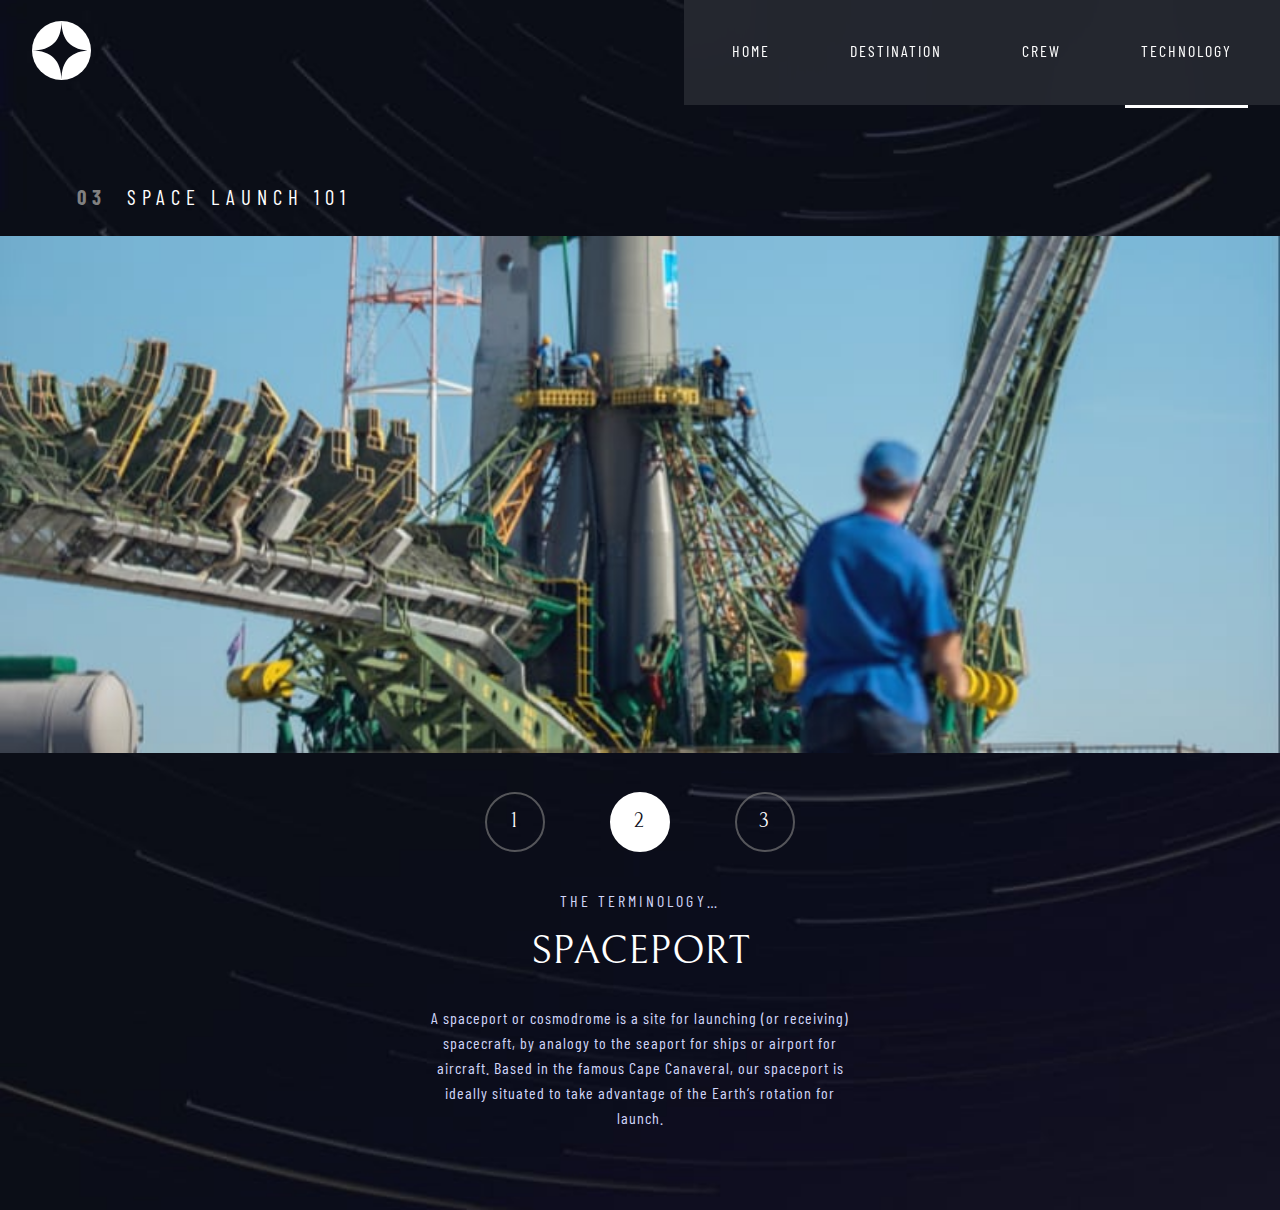
<file: html/technology/technology-spaceport.html>
<!DOCTYPE html>
<html lang="en">
	<head>
		<meta charset="UTF-8">
		<meta name="viewport" content="width=device-width, initial-scale=1.0">
		<link rel="icon" type="image/png" sizes="32x32" href="./assets/favicon-32x32.png">
		<link rel="preconnect" href="https://fonts.googleapis.com">
		<link rel="preconnect" href="https://fonts.gstatic.com" crossorigin>
		<link href="https://fonts.googleapis.com/css2?family=Barlow+Condensed&family=Bellefair&display=swap" rel="stylesheet">
		<link rel="stylesheet" href="../../css/main.css">
		<title>Frontend Mentor | Space tourism website</title>
	</head>
	<body class="technology">
		 <header>
			<a href="../../index.html"><img class="logo" src="../../images/shared/logo.svg" alt="Logo Shape"></a>
			<button class="mobile-nav-toggle" aria-controls="main-nav" aria-expanded="false">
				<span class="sr-only">Menu</span>
			</button>
			<nav class="main-nav-wrapper">
				<ul id="main-nav"class="main-nav" data-visible="false">
					<li class="main-nav__item underlines">
						<a class="main-nav__link" href="../../index.html"><b aria-hidden="true">00</b>HOME</a>
					</li>
					<li class="main-nav__item  underlines">
						<a class="main-nav__link" href="../destination/destination-moon.html"><b aria-hidden="true">01</b>DESTINATION</a>
					</li>
					<li class="main-nav__item underlines">
						<a class="main-nav__link" href="../crew/crew-commander.html"><b aria-hidden="true">02</b>CREW</a>
					</li>
					<li class="main-nav__item active mb-active underlines">
						<a class="main-nav__link" href="../technology/technology-vehicle.html" aria-hidden="true"><b>03</b>TECHNOLOGY</a>
					</li>
				</ul>
			</nav>
		</header>
		<main>
			<div class="intro">
				<h4 class="intro__text"><span class="intro__number">03&nbsp;&nbsp;</span>SPACE LAUNCH 101</h4>
			</div>
			<div class="tech-section">
				<div >
					<img class="tech-img"  src="../../images/technology/image-spaceport-landscape.jpg" alt="Space port being built">
				</div>
				<nav>
					<ul class="tech-nav">
						<li><a class="tech-nav__list" href="technology-vehicle.html">1</a></li> 
						<li><a class="tech-nav__list tech-nav__list--active" href="technology-spaceport.html">2</a></li> 
						<li><a class="tech-nav__list" href="technology-capsule.html">3</a></li> 
					</ul>
				</nav>
				<div class="tech-summary">
					<p class="tech-summary__term">THE TERMINOLOGY…</p>
					<h3 class="tech-summary__header">SPACEPORT</h3>
					<p class="tech-summary__para">A spaceport or cosmodrome is a site for launching (or receiving) spacecraft, by analogy to the seaport for ships or airport for aircraft. Based in the famous Cape Canaveral, our spaceport is ideally situated to take advantage of the Earth’s rotation for launch.</p>
				</div>
				<div class="tech-img-2">
					<img  src="../../images/technology/image-spaceport-portrait.jpg" alt="Space port being built">
				</div>
			</div>
		</main>
		<script src="../../script.js"></script>
	</body>
</html>
</file>
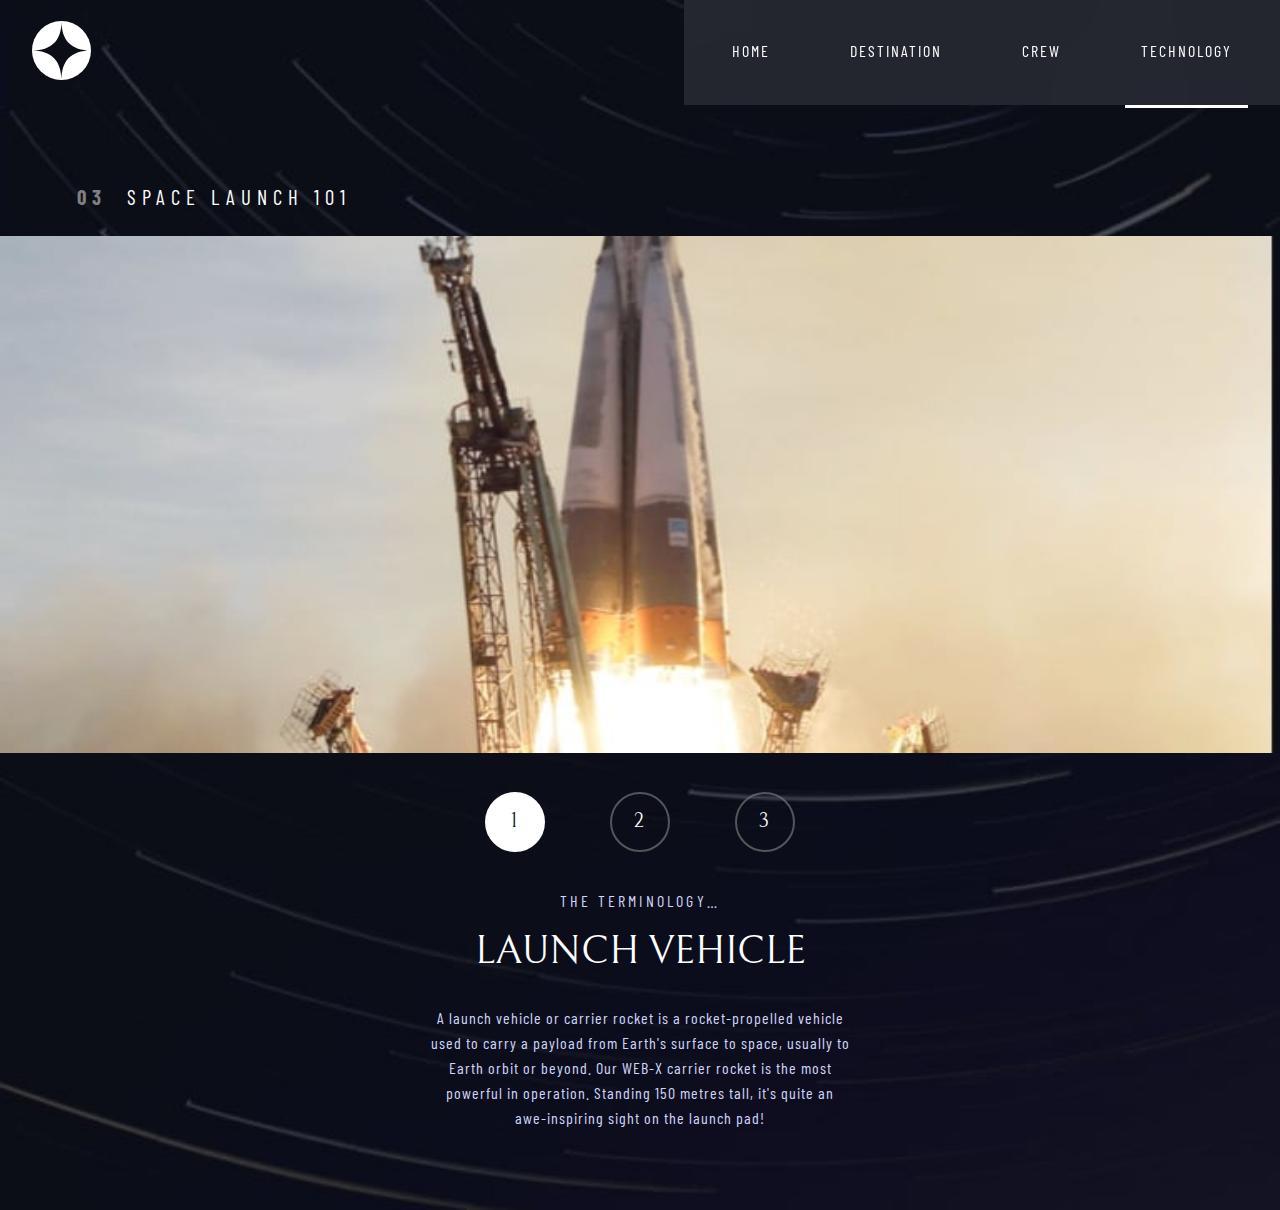
<file: html/technology/technology-vehicle.html>
<!DOCTYPE html>
<html lang="en">
	<head>
		<meta charset="UTF-8">
		<meta name="viewport" content="width=device-width, initial-scale=1.0">
		<link rel="icon" type="image/png" sizes="32x32" href="./assets/favicon-32x32.png">
		<link rel="preconnect" href="https://fonts.googleapis.com">
		<link rel="preconnect" href="https://fonts.gstatic.com" crossorigin>
		<link href="https://fonts.googleapis.com/css2?family=Barlow+Condensed&family=Bellefair&display=swap" rel="stylesheet">
		<link rel="stylesheet" href="../../css/main.css">
		<title>Frontend Mentor | Space tourism website</title>
	</head>
	<body class="technology">
		 <header>
			<a href="../../index.html"><img class="logo" src="../../images/shared/logo.svg" alt="Logo Shape"></a>
			<button class="mobile-nav-toggle" aria-controls="main-nav" aria-expanded="false">
				<span class="sr-only">Menu</span>
			</button>
			<nav class="main-nav-wrapper">
				<ul id="main-nav"class="main-nav" data-visible="false">
					<li class="main-nav__item underlines">
						<a class="main-nav__link" href="../../index.html"><b aria-hidden="true">00</b>HOME</a>
					</li>
					<li class="main-nav__item  underlines">
						<a class="main-nav__link" href="../destination/destination-moon.html"><b aria-hidden="true">01</b>DESTINATION</a>
					</li>
					<li class="main-nav__item underlines">
						<a class="main-nav__link" href="../crew/crew-commander.html"><b aria-hidden="true">02</b>CREW</a>
					</li>
					<li class="main-nav__item active mb-active underlines">
						<a class="main-nav__link" href="../technology/technology-vehicle.html" aria-hidden="true"><b>03</b>TECHNOLOGY</a>
					</li>
				</ul>
			</nav>
		</header>
		<main>
			<div class="intro">
				<h4 class="intro__text"><span class="intro__number">03&nbsp;&nbsp;</span>SPACE LAUNCH 101</h4>
			</div>
			<div class="tech-section">
				<div >
					<img class="tech-img"  src="../../images/technology/image-launch-vehicle-landscape.jpg" alt="Rocket ship lanching into space">
				</div>
				<nav>
					<ul class="tech-nav">
						<li><a class="tech-nav__list tech-nav__list--active" href="technology-vehicle.html">1</a></li> 
						<li><a class="tech-nav__list" href="technology-spaceport.html">2</a></li> 
						<li><a class="tech-nav__list" href="technology-capsule.html">3</a></li> 
					</ul>
				</nav>
				<div class="tech-summary">
					<p class="tech-summary__term">THE TERMINOLOGY…</p>
					<h3 class="tech-summary__header">LAUNCH VEHICLE</h3>
					<p class="tech-summary__para">A launch vehicle or carrier rocket is a rocket-propelled vehicle used to carry a payload from Earth's surface to space, usually to Earth orbit or beyond. Our WEB-X carrier rocket is the most powerful in operation. Standing 150 metres tall, it's quite an awe-inspiring sight on the launch pad!</p>
				</div>
				<div class="tech-img-2">
					<img  src="../../images/technology/image-launch-vehicle-portrait.jpg" alt="Rocket ship lanching into space">
				</div>
			</div>
		</main>
		<script src="../../script.js"></script>
	</body>
</html>
</file>
<file: css/main.css>
/*Media query mixin*/
.home, .destination, .crew, .technology {
  height: 100vh;
  background-size: cover;
  background-repeat: no-repeat;
  background-position: center center;
  background-attachment: fixed;
}

/*! normalize.css v8.0.1 | MIT License | github.com/necolas/normalize.css */
/* Document
   ========================================================================== */
/**
 * 1. Correct the line height in all browsers.
 * 2. Prevent adjustments of font size after orientation changes in iOS.
 */
html {
  line-height: 1.15;
  /* 1 */
  -webkit-text-size-adjust: 100%;
  /* 2 */
}

/* Sections
   ========================================================================== */
/**
 * Remove the margin in all browsers.
 */
body {
  margin: 0;
}

/**
 * Render the `main` element consistently in IE.
 */
main {
  display: block;
}

/**
 * Correct the font size and margin on `h1` elements within `section` and
 * `article` contexts in Chrome, Firefox, and Safari.
 */
h1 {
  font-size: 2em;
  margin: 0.67em 0;
}

/* Grouping content
   ========================================================================== */
/**
 * 1. Add the correct box sizing in Firefox.
 * 2. Show the overflow in Edge and IE.
 */
hr {
  box-sizing: content-box;
  /* 1 */
  height: 0;
  /* 1 */
  overflow: visible;
  /* 2 */
}

/**
 * 1. Correct the inheritance and scaling of font size in all browsers.
 * 2. Correct the odd `em` font sizing in all browsers.
 */
pre {
  font-family: monospace, monospace;
  /* 1 */
  font-size: 1em;
  /* 2 */
}

/* Text-level semantics
   ========================================================================== */
/**
 * Remove the gray background on active links in IE 10.
 */
a {
  background-color: transparent;
}

/**
 * 1. Remove the bottom border in Chrome 57-
 * 2. Add the correct text decoration in Chrome, Edge, IE, Opera, and Safari.
 */
abbr[title] {
  border-bottom: none;
  /* 1 */
  text-decoration: underline;
  /* 2 */
  text-decoration: underline dotted;
  /* 2 */
}

/**
 * Add the correct font weight in Chrome, Edge, and Safari.
 */
b,
strong {
  font-weight: bolder;
}

/**
 * 1. Correct the inheritance and scaling of font size in all browsers.
 * 2. Correct the odd `em` font sizing in all browsers.
 */
code,
kbd,
samp {
  font-family: monospace, monospace;
  /* 1 */
  font-size: 1em;
  /* 2 */
}

/**
 * Add the correct font size in all browsers.
 */
small {
  font-size: 80%;
}

/**
 * Prevent `sub` and `sup` elements from affecting the line height in
 * all browsers.
 */
sub,
sup {
  font-size: 75%;
  line-height: 0;
  position: relative;
  vertical-align: baseline;
}

sub {
  bottom: -0.25em;
}

sup {
  top: -0.5em;
}

/* Embedded content
   ========================================================================== */
/**
 * Remove the border on images inside links in IE 10.
 */
img {
  border-style: none;
}

/* Forms
   ========================================================================== */
/**
 * 1. Change the font styles in all browsers.
 * 2. Remove the margin in Firefox and Safari.
 */
button,
input,
optgroup,
select,
textarea {
  font-family: inherit;
  /* 1 */
  font-size: 100%;
  /* 1 */
  line-height: 1.15;
  /* 1 */
  margin: 0;
  /* 2 */
}

/**
 * Show the overflow in IE.
 * 1. Show the overflow in Edge.
 */
button,
input {
  /* 1 */
  overflow: visible;
}

/**
 * Remove the inheritance of text transform in Edge, Firefox, and IE.
 * 1. Remove the inheritance of text transform in Firefox.
 */
button,
select {
  /* 1 */
  text-transform: none;
}

/**
 * Correct the inability to style clickable types in iOS and Safari.
 */
button,
[type=button],
[type=reset],
[type=submit] {
  -webkit-appearance: button;
}

/**
 * Remove the inner border and padding in Firefox.
 */
button::-moz-focus-inner,
[type=button]::-moz-focus-inner,
[type=reset]::-moz-focus-inner,
[type=submit]::-moz-focus-inner {
  border-style: none;
  padding: 0;
}

/**
 * Restore the focus styles unset by the previous rule.
 */
button:-moz-focusring,
[type=button]:-moz-focusring,
[type=reset]:-moz-focusring,
[type=submit]:-moz-focusring {
  outline: 1px dotted ButtonText;
}

/**
 * Correct the padding in Firefox.
 */
fieldset {
  padding: 0.35em 0.75em 0.625em;
}

/**
 * 1. Correct the text wrapping in Edge and IE.
 * 2. Correct the color inheritance from `fieldset` elements in IE.
 * 3. Remove the padding so developers are not caught out when they zero out
 *    `fieldset` elements in all browsers.
 */
legend {
  box-sizing: border-box;
  /* 1 */
  color: inherit;
  /* 2 */
  display: table;
  /* 1 */
  max-width: 100%;
  /* 1 */
  padding: 0;
  /* 3 */
  white-space: normal;
  /* 1 */
}

/**
 * Add the correct vertical alignment in Chrome, Firefox, and Opera.
 */
progress {
  vertical-align: baseline;
}

/**
 * Remove the default vertical scrollbar in IE 10+.
 */
textarea {
  overflow: auto;
}

/**
 * 1. Add the correct box sizing in IE 10.
 * 2. Remove the padding in IE 10.
 */
[type=checkbox],
[type=radio] {
  box-sizing: border-box;
  /* 1 */
  padding: 0;
  /* 2 */
}

/**
 * Correct the cursor style of increment and decrement buttons in Chrome.
 */
[type=number]::-webkit-inner-spin-button,
[type=number]::-webkit-outer-spin-button {
  height: auto;
}

/**
 * 1. Correct the odd appearance in Chrome and Safari.
 * 2. Correct the outline style in Safari.
 */
[type=search] {
  -webkit-appearance: textfield;
  /* 1 */
  outline-offset: -2px;
  /* 2 */
}

/**
 * Remove the inner padding in Chrome and Safari on macOS.
 */
[type=search]::-webkit-search-decoration {
  -webkit-appearance: none;
}

/**
 * 1. Correct the inability to style clickable types in iOS and Safari.
 * 2. Change font properties to `inherit` in Safari.
 */
::-webkit-file-upload-button {
  -webkit-appearance: button;
  /* 1 */
  font: inherit;
  /* 2 */
}

/* Interactive
   ========================================================================== */
/*
 * Add the correct display in Edge, IE 10+, and Firefox.
 */
details {
  display: block;
}

/*
 * Add the correct display in all browsers.
 */
summary {
  display: list-item;
}

/* Misc
   ========================================================================== */
/**
 * Add the correct display in IE 10+.
 */
template {
  display: none;
}

/**
 * Add the correct display in IE 10.
 */
[hidden] {
  display: none;
}

*, *:before, *:after {
  box-sizing: border-box;
}

html,
body {
  margin: 0px;
}

body {
  font-family: "Bellefair", serif;
  color: #fff;
  overflow-x: hidden;
  max-width: 1920px;
  background-color: #0B0D17;
}

a {
  color: white;
  text-decoration: none;
}

hr {
  height: 1px;
  border: none;
  background-color: #5a5a5a;
}

ul {
  margin: 0;
  padding: 0;
  list-style: none;
}

@media screen and (min-width: 768px) and (max-width: 1440px) {
  b {
    display: none;
  }
}

hr {
  width: 80%;
  background-color: rgba(151, 151, 151, 0.2);
}
@media only screen and (min-width: 768px) {
  hr {
    width: 620px;
  }
}
@media only screen and (min-width: 1440px) {
  hr {
    width: 100%;
  }
}

.sr-only {
  position: absolute;
  width: 1px;
  height: 1px;
  padding: 0;
  margin: -1px;
  overflow: hidden;
  clip: rect(0, 0, 0, 0);
  white-space: nowrap;
  /* added line */
  border: 0;
}

.d-underlines {
  border-bottom: 0.2rem solid transparent;
}

@media only screen and (min-width: 768px) {
  .underlines {
    border-bottom: 0.2rem solid transparent;
  }
}

.d-active {
  border-color: white;
  pointer-events: none;
}

@media only screen and (min-width: 768px) {
  .active {
    border-color: white;
    pointer-events: none;
  }
}

.mb-active {
  border-right: 5px solid white;
}
@media only screen and (min-width: 768px) {
  .mb-active {
    border-right: 0;
  }
}

h1 {
  font-size: 3.429rem;
}

h2 {
  font-size: 2.178rem;
}

h3 {
  margin: 0;
  color: white;
  font-size: 1.575rem;
}
@media only screen and (min-width: 768px) {
  h3 {
    font-size: 2.479rem;
  }
}
@media only screen and (min-width: 1440px) {
  h3 {
    font-size: 3.429rem;
  }
}

h4 {
  font-size: 1rem;
  letter-spacing: 0.29em;
  color: #D0D6F9;
}
@media only screen and (min-width: 768px) {
  h4 {
    font-size: 1.296rem;
  }
}
@media only screen and (min-width: 1440px) {
  h4 {
    font-size: 1.68rem;
  }
}

h5 {
  font-size: 0.878rem;
  letter-spacing: 0.2em;
  color: #D0D6F9;
}

h6 {
  color: gray;
}

p {
  font-size: 0.937rem;
  line-height: 25px;
  letter-spacing: 1px;
  color: #D0D6F9;
}
@media only screen and (min-width: 768px) {
  p {
    font-size: 1rem;
  }
}
@media only screen and (min-width: 1440px) {
  p {
    font-size: 1.215rem;
    line-height: 40px;
  }
}

b {
  font-weight: 700;
  margin-inline-end: 0.5em;
}

li {
  letter-spacing: 2px;
}

h1, h2, h3, h4, h5, h6, p {
  text-align: center;
  font-weight: 400;
}

p,
li,
h4 {
  font-family: "Barlow Condensed", sans-serif;
}

.u-center-text {
  text-align: center;
}

.u-mb-huge {
  margin-bottom: 10rem;
}

.u-mb-big {
  margin-bottom: 8rem;
}
@media screen and (max-width: 56.25rem) {
  .u-mb-big {
    margin-bottom: 5rem;
  }
}

.u-mb-medium {
  margin-bottom: 4rem;
}
@media screen and (max-width: 56.25rem) {
  .u-mb-medium {
    margin-bottom: 3rem;
  }
}

.u-mb-small {
  margin-bottom: 1.5rem;
}

.intro__text {
  color: #FFFFFF;
}
@media only screen and (min-width: 768px) {
  .intro__text {
    text-align: left;
  }
}
.intro__number {
  color: #808080;
  font-weight: bold;
}
@media only screen and (min-width: 768px) {
  .intro {
    width: 88%;
    margin: 5rem auto 0;
  }
}
@media only screen and (min-width: 1440px) {
  .intro {
    width: 80%;
    margin-top: 7rem;
  }
}

.logo {
  margin: 2rem;
  width: 2.7rem;
  height: 2.7rem;
}
@media only screen and (min-width: 768px) {
  .logo {
    width: 3.7rem;
    height: 3.7rem;
  }
}
@media only screen and (min-width: 1440px) {
  .logo {
    margin: 4rem;
  }
}

.planet {
  margin: 0;
  width: 170px;
  height: 170px;
  display: block;
  margin: 50px auto;
}
@media only screen and (min-width: 768px) {
  .planet {
    width: 300px;
    height: 300px;
    margin-top: 5rem;
  }
}
@media only screen and (min-width: 1440px) {
  .planet {
    width: 445px;
    height: 445px;
    margin: 5rem 0 0 0;
  }
}

.travel-description {
  padding-bottom: 25px;
}
.travel-description__header {
  margin-bottom: 5px;
}
@media only screen and (min-width: 768px) {
  .travel-description__header {
    font-size: 5.06rem;
  }
}
@media only screen and (min-width: 1440px) {
  .travel-description__header {
    text-align: left;
    font-size: 6.558rem;
    margin-top: 2rem;
    margin-left: -0.5rem;
  }
}
.travel-description__text {
  margin: auto;
  max-width: 300px;
}
@media only screen and (min-width: 768px) {
  .travel-description__text {
    max-width: 555px;
  }
}
@media only screen and (min-width: 1440px) {
  .travel-description__text {
    text-align: left;
  }
}

.time-distance {
  padding-bottom: 50px;
}
.time-distance__distance {
  padding: 0;
  margin: 40px 0 15px 0;
}
.time-distance__km {
  margin: 0;
}
.time-distance__time {
  padding: 0;
  margin: 40px 0 15px 0;
}
.time-distance__length {
  margin: 0;
}
@media only screen and (min-width: 768px) {
  .time-distance h5, .time-distance h2 {
    text-align: left;
  }
}
@media only screen and (min-width: 768px) {
  .time-distance {
    display: flex;
    justify-content: space-around;
    width: 60%;
    max-width: 500px;
    margin: auto;
  }
}
@media only screen and (min-width: 1440px) {
  .time-distance {
    justify-content: initial;
    width: 100%;
    margin: 0;
  }
  .time-distance > :nth-child(2) {
    margin-left: 3rem;
  }
}

.mobile-nav-toggle {
  position: absolute;
  right: 2rem;
  width: 2rem;
  height: 2rem;
  border: 0;
  background-color: transparent;
  background-image: url(../images/shared/icon-hamburger.svg);
  background-repeat: no-repeat;
  z-index: 100;
}
.mobile-nav-toggle[aria-expanded=true] {
  background-image: url(../images/shared/icon-close.svg);
}
@media only screen and (min-width: 768px) {
  .mobile-nav-toggle {
    display: none;
  }
}

.explore-button {
  position: relative;
  display: flex;
  align-items: center;
  justify-content: center;
  background-color: white;
  border-radius: 50%;
  width: 9.07rem;
  height: 9.07rem;
  color: black;
  margin: 2.4rem auto 0;
  font-size: 1.215rem;
  border: 0;
}
@media only screen and (min-width: 768px) {
  .explore-button {
    margin-top: 8.5rem;
    width: 15.237rem;
    height: 15.237rem;
    font-size: 2.041rem;
  }
}
@media only screen and (min-width: 1440px) {
  .explore-button {
    cursor: pointer;
    margin: auto 5rem 0 0;
    width: 17.347rem;
    height: 17.347rem;
    z-index: 1;
  }
  .explore-button::after {
    content: "";
    position: absolute;
    border-radius: 50%;
    background-color: rgba(202, 202, 202, 0.158);
    width: 17.347rem;
    height: 17.347rem;
    z-index: -1;
    transition: transform 200ms ease-in-out;
  }
  .explore-button:hover::after {
    transform: scale(1.5);
  }
}

header {
  height: 6.558rem;
  margin-bottom: 325x;
  display: flex;
  align-items: center;
  justify-content: space-between;
}
@media only screen and (min-width: 1440px) {
  header {
    padding-top: 50px;
  }
  header::after {
    content: "";
    display: block;
    position: relative;
    height: 1px;
    width: 100%;
    background: red;
    order: 1;
    margin-right: -4rem;
    margin-bottom: 5px;
    z-index: 100;
    background: #FFFFFF;
    opacity: 0.25;
  }
}

.home {
  background-image: url("../images/home/background-home-mobile.jpg");
}
@media only screen and (min-width: 768px) {
  .home {
    background-image: url("../images/home/background-home-tablet.jpg");
  }
}
@media only screen and (min-width: 1440px) {
  .home {
    background-image: url("../images/home/background-home-desktop.jpg");
  }
}

.destination {
  background-image: url("../images/destination/background-destination-mobile.jpg");
}
@media only screen and (min-width: 768px) {
  .destination {
    background-image: url("../images/destination/background-destination-tablet.jpg");
  }
}
@media only screen and (min-width: 1440px) {
  .destination {
    background-image: url("../images/destination/background-destination-desktop.jpg");
  }
}

.crew {
  background-image: url("../images/crew/background-crew-mobile.jpg");
}
@media only screen and (min-width: 768px) {
  .crew {
    background-image: url("../images/crew/background-crew-tablet.jpg");
  }
}
@media only screen and (min-width: 1440px) {
  .crew {
    background-image: url("../images/crew/background-crew-desktop.jpg");
  }
}

.technology {
  background-image: url("../images/technology/background-technology-mobile.jpg");
}
@media only screen and (min-width: 768px) {
  .technology {
    background-image: url("../images/technology/background-technology-tablet.jpg");
  }
}
@media only screen and (min-width: 1440px) {
  .technology {
    background-image: url("../images/technology/background-technology-desktop.jpg");
  }
}

.main-nav-wrapper {
  order: 2;
}

.main-nav {
  padding: 8rem 0 0 2rem;
  display: flex;
  gap: 3rem;
  z-index: 90;
  position: fixed;
  inset: 0 0 0 30%;
  flex-direction: column;
  background: rgba(0, 0, 0, 0.9);
  transform: translateX(100%);
  transition: transform 300ms ease-out;
}
.main-nav[data-visible=true] {
  transform: translateX(0%);
}
@supports (backdrop-filter: blur(3rem)) {
  .main-nav {
    background: rgba(255, 255, 255, 0.1);
    backdrop-filter: blur(3rem);
  }
}
.main-nav__item {
  padding: 1rem;
}
@media only screen and (min-width: 768px) {
  .main-nav {
    height: 6.558rem;
    padding: 0 2rem;
    position: relative;
    inset: auto;
    align-items: center;
    flex-direction: row;
    transform: translateX(0%);
  }
  .main-nav__item {
    padding: 2.8rem 1rem;
  }
  .main-nav__item:hover {
    border-color: gray;
  }
}
@media only screen and (min-width: 1440px) {
  .main-nav {
    order: 2;
    padding: 0 15rem 0 10rem;
  }
}

.destination-nav {
  width: 80%;
  max-width: 320px;
  display: flex;
  justify-content: space-between;
  margin: 0 auto;
}
.destination-nav li {
  padding: 0.5rem 0;
}
@media only screen and (min-width: 768px) {
  .destination-nav li:hover {
    border-color: gray;
  }
}
.destination-nav li a {
  font-size: 1rem;
  color: #D0D6F9;
}
@media only screen and (min-width: 768px) {
  .destination-nav li a {
    font-size: 1.215rem;
  }
}
@media only screen and (min-width: 768px) {
  .destination-nav {
    margin-top: 4rem;
  }
}
@media only screen and (min-width: 1440px) {
  .destination-nav {
    margin-left: 0;
    text-align: left;
  }
}

.homepage {
  width: 80%;
  margin: 0 auto;
}
@media only screen and (min-width: 768px) {
  .homepage {
    margin-top: 5rem;
  }
}
@media only screen and (min-width: 1440px) {
  .homepage {
    margin-top: 13rem;
    display: flex;
    justify-content: space-between;
  }
  .homepage p, .homepage h4 {
    text-align: left;
  }
}
.homepage__header {
  margin: 0 0 20px 0;
  padding: 0;
  font-size: 6.146rem;
}
@media only screen and (min-width: 768px) {
  .homepage__header {
    font-size: 9.677rem;
  }
}
@media only screen and (min-width: 1440px) {
  .homepage__header {
    font-size: 11.018rem;
    margin-left: -0.83rem;
  }
}
.homepage__paragraph {
  margin: 0 auto;
  max-width: 320px;
}
@media only screen and (min-width: 768px) {
  .homepage__paragraph {
    max-width: 420px;
  }
}
@media only screen and (min-width: 1440px) {
  .homepage__paragraph {
    margin: 0;
    max-width: 500px;
  }
}

@media only screen and (min-width: 1440px) {
  .destination-page {
    width: 70%;
    margin: auto;
    display: flex;
    justify-content: space-between;
  }
}
@media only screen and (min-width: 1440px) {
  .destination-page__inner {
    width: 480px;
    margin: 0;
  }
}

@media only screen and (min-width: 1440px) {
  .crew {
    display: grid;
  }
}

@media only screen and (min-width: 1440px) {
  .crew-page {
    align-self: end;
    margin-top: -20px;
  }
}

.crew-section {
  width: 80%;
  margin: auto;
  display: grid;
  grid-template-columns: repeat(2, 1fr);
}

.crew-members {
  display: flex;
  border-bottom: 1px solid rgba(128, 128, 128, 0.315);
  width: 100%;
  grid-column-start: 1;
  grid-column-end: 3;
}
.crew-members__image {
  margin: 20px auto 0;
  width: 65%;
}
@media only screen and (min-width: 1440px) {
  .crew-members__image--mark {
    width: 453px;
  }
}
@media only screen and (min-width: 1440px) {
  .crew-members__image--victor {
    width: 554px;
  }
}
@media only screen and (min-width: 1440px) {
  .crew-members__image--anousheh {
    width: 615px;
  }
}
@media only screen and (min-width: 768px) {
  .crew-members {
    grid-row-start: 3;
    grid-row-end: 4;
  }
}
@media only screen and (min-width: 1440px) {
  .crew-members {
    height: 640px;
    grid-column-start: 2;
    grid-column-end: 3;
    grid-row-start: 1;
    grid-row-end: 4;
  }
}

.nav {
  grid-column-start: 1;
  grid-column-end: 3;
}
@media only screen and (min-width: 768px) {
  .nav {
    grid-row-start: 2;
    grid-row-end: 3;
  }
}
@media only screen and (min-width: 1440px) {
  .nav {
    grid-column-start: 1;
    grid-column-end: 2;
    grid-row-start: 3;
    grid-row-end: 4;
  }
}

.summary {
  grid-column-start: 1;
  grid-column-end: 3;
}
.summary__rank {
  margin: 0 0 12px 0;
  font-size: 1.138rem;
}
@media only screen and (min-width: 768px) {
  .summary__rank {
    font-size: 1.793rem;
    margin-top: 3rem;
  }
}
@media only screen and (min-width: 1440px) {
  .summary__rank {
    text-align: left;
    font-size: 2.041rem;
  }
}
@media only screen and (min-width: 1440px) {
  .summary__name {
    margin-left: -4px;
    text-align: left;
  }
}
.summary__paragraph {
  max-width: 300px;
  margin: 20px auto 80px;
}
@media only screen and (min-width: 768px) {
  .summary__paragraph {
    width: 420px;
    max-width: 500px;
    margin-bottom: 0;
  }
}
@media only screen and (min-width: 1440px) {
  .summary__paragraph {
    margin: 25px 0 -255px 0;
    text-align: left;
  }
}
@media only screen and (min-width: 1440px) {
  .summary {
    grid-column-start: 1;
    grid-column-end: 2;
    grid-row-start: 1;
    grid-row-end: 3;
    margin: 0;
  }
}

@media only screen and (min-width: 1440px) {
  .mark {
    width: 203px;
  }
}

.crew-nav {
  width: 50%;
  margin: 30px auto;
  display: flex;
  justify-content: space-around;
  max-width: 115px;
}
.crew-nav__link {
  display: inline-block;
  cursor: pointer;
  width: 10px;
  height: 10px;
  background-color: #9797976c;
  border-radius: 50%;
}
@media only screen and (min-width: 768px) {
  .crew-nav__link {
    width: 12px;
    height: 12px;
  }
}
@media only screen and (min-width: 1440px) {
  .crew-nav__link {
    width: 15px;
    height: 15px;
  }
}
.crew-nav__link--active {
  background-color: white;
}
@media only screen and (min-width: 1440px) {
  .crew-nav {
    margin: 0;
  }
}

.tech-section {
  display: flex;
  flex-direction: column;
}
@media only screen and (min-width: 1440px) {
  .tech-section {
    flex-direction: row;
    width: 90%;
    margin-left: auto;
    align-items: center;
  }
  .tech-section > :nth-child(2) {
    order: -1;
  }
  .tech-section > :nth-child(1) {
    order: 2;
  }
}

.tech-img {
  width: 100%;
  height: auto;
}
@media only screen and (min-width: 1440px) {
  .tech-img {
    display: none;
  }
}

.tech-img-2 {
  display: none;
  height: auto;
}
@media only screen and (min-width: 1440px) {
  .tech-img-2 {
    display: block;
    margin-left: auto;
  }
}

.tech-summary {
  padding-bottom: 50px;
}
.tech-summary__term {
  letter-spacing: 0.2rem;
}
@media only screen and (min-width: 1440px) {
  .tech-summary__term {
    text-align: left;
    margin: 0;
  }
}
@media only screen and (min-width: 1440px) {
  .tech-summary__header {
    text-align: left;
    margin-bottom: 20px;
    margin: 10px 0 20px -6px;
  }
}
.tech-summary__para {
  margin: 30px auto;
  max-width: 320px;
}
@media only screen and (min-width: 768px) {
  .tech-summary__para {
    max-width: 420px;
  }
}
@media only screen and (min-width: 1440px) {
  .tech-summary__para {
    text-align: left;
    margin: 0;
  }
}
@media only screen and (min-width: 1440px) {
  .tech-summary {
    display: flex;
    flex-direction: column;
    justify-content: center;
    padding-bottom: 0;
    height: 380px;
  }
}

.tech-nav {
  display: flex;
  justify-content: space-between;
  margin: 35px auto 20px;
  width: 170px;
}
.tech-nav__list {
  font-family: "Bellefair", serif;
  width: 50px;
  height: 50px;
  border: 2px solid rgba(128, 128, 128, 0.63);
  border-radius: 50%;
  display: flex;
  justify-content: center;
  align-items: center;
}
@media only screen and (min-width: 768px) {
  .tech-nav__list {
    width: 60px;
    height: 60px;
    font-size: 1.296rem;
  }
}
@media only screen and (min-width: 1440px) {
  .tech-nav__list {
    width: 80px;
    height: 80px;
    font-size: 1.68rem;
  }
}
.tech-nav__list--active {
  background-color: #fff;
  border-color: #fff;
  color: #0B0D17;
}
@media only screen and (min-width: 768px) {
  .tech-nav {
    width: 310px;
  }
}
@media only screen and (min-width: 1440px) {
  .tech-nav {
    flex-direction: column;
    width: 160px;
    justify-content: space-between;
    margin: 0;
    padding: 12px 0;
    height: 380px;
  }
}

/*# sourceMappingURL=main.css.map */
</file>
